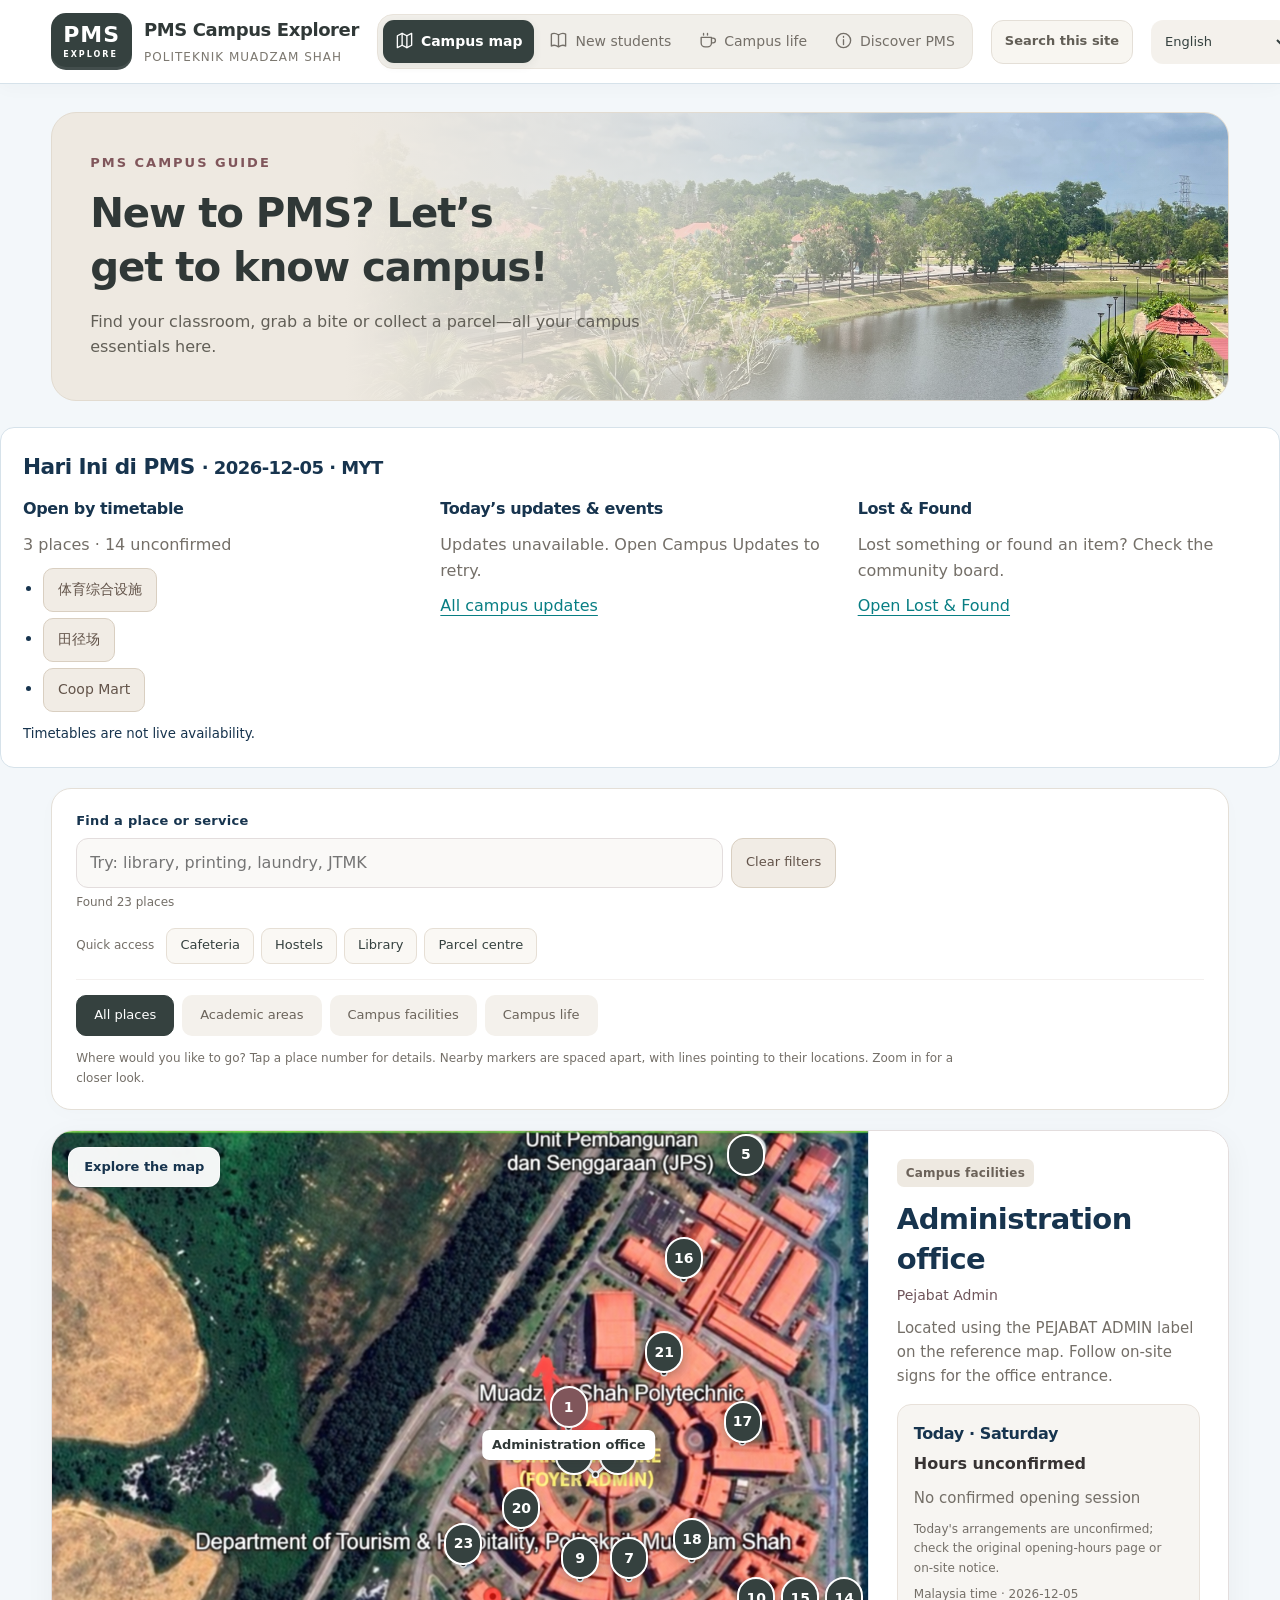
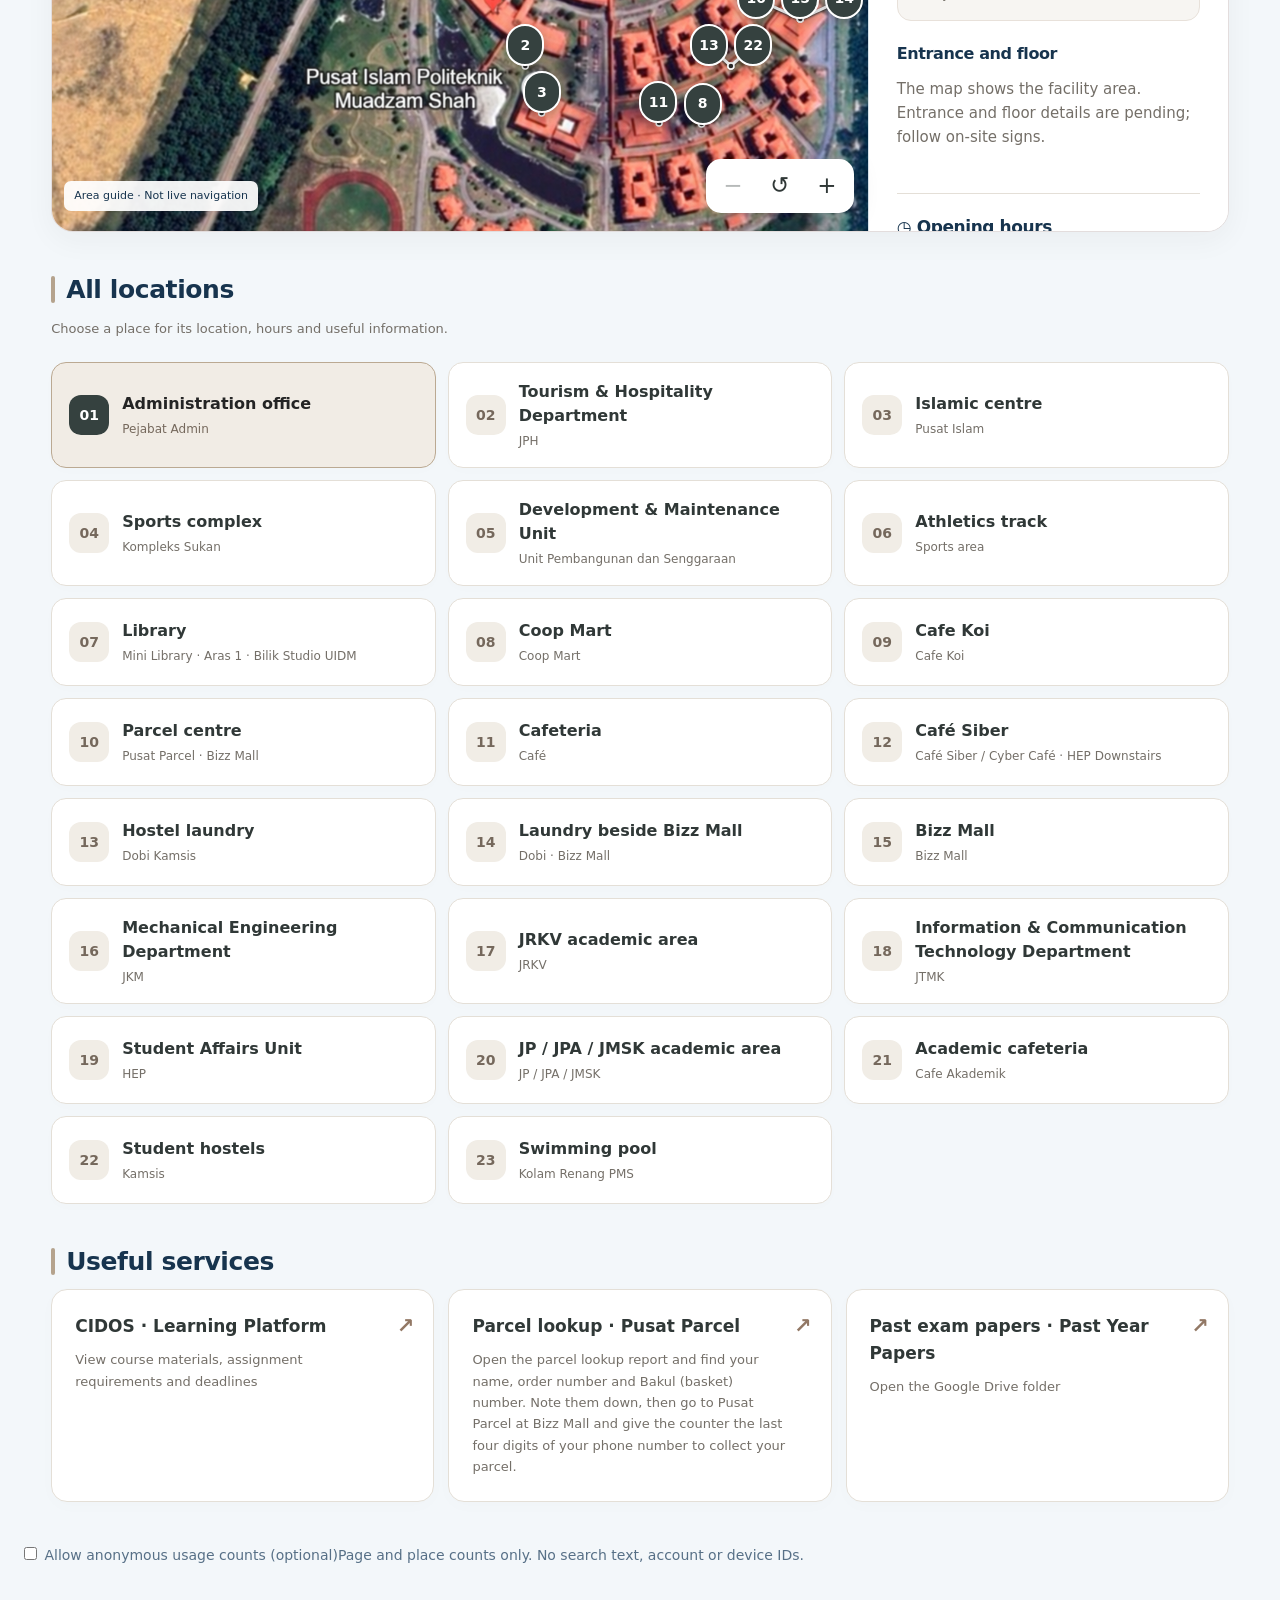
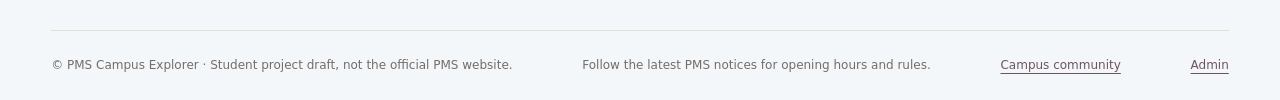
<file: index.html>
<!doctype html><html lang="zh-CN"><head><meta charset="utf-8"><meta name="viewport" content="width=device-width,initial-scale=1"><title>PMS 校园探索 — 新生指南</title><meta name="description" content="Politeknik Muadzam Shah 中文校园地图与新生指南。"><link rel="icon" href="data:image/svg+xml,%3Csvg xmlns='http://www.w3.org/2000/svg' viewBox='0 0 32 32'%3E%3Crect width='32' height='32' rx='9' fill='%2335413f'/%3E%3Cpath d='M8 23V9h9a5 5 0 010 10h-5' fill='none' stroke='white' stroke-width='3'/%3E%3C/svg%3E"><link rel="stylesheet" href="theme.css"><link rel="stylesheet" href="redesign.css"><link rel="manifest" href="manifest.webmanifest"><link rel="apple-touch-icon" href="icons/pms-192.png"><meta name="theme-color" content="#15334d"><link rel="stylesheet" href="polish.css"><link rel="stylesheet" href="navigation.css?v=1.6">
</head><body><a class="skip-link" href="#main-content">跳到主要内容</a><header><div class="brand"><div class="logo">PMS<span>EXPLORE</span></div><div><b>PMS 校园探索</b><small>POLITEKNIK MUADZAM SHAH</small></div></div><nav aria-label="主要导航"><button class="active" data-page="explore" aria-current="page"><svg class="nav-icon" viewBox="0 0 24 24" fill="none" stroke="currentColor" stroke-width="1.7" stroke-linecap="round" stroke-linejoin="round" aria-hidden="true"><path d="m3 6 6-3 6 3 6-3v15l-6 3-6-3-6 3Z"/><path d="M9 3v15M15 6v15"/></svg>校园地图</button><button data-page="guide"><svg class="nav-icon" viewBox="0 0 24 24" fill="none" stroke="currentColor" stroke-width="1.7" stroke-linecap="round" stroke-linejoin="round" aria-hidden="true"><path d="M12 5C8 2 4 3 3 4v15c3-2 6-1 9 1 3-2 6-3 9-1V4c-3-2-6-1-9 1Zm0 0v15"/></svg>新生指南</button><button data-page="life"><svg class="nav-icon" viewBox="0 0 24 24" fill="none" stroke="currentColor" stroke-width="1.7" stroke-linecap="round" stroke-linejoin="round" aria-hidden="true"><path d="M4 8h13v7a5 5 0 0 1-5 5H9a5 5 0 0 1-5-5ZM17 9h2a3 3 0 0 1 0 6h-2M7 3v2M12 3v2"/></svg>校园生活</button><button data-page="about"><svg class="nav-icon" viewBox="0 0 24 24" fill="none" stroke="currentColor" stroke-width="1.7" stroke-linecap="round" stroke-linejoin="round" aria-hidden="true"><circle cx="12" cy="12" r="9"/><path d="M12 11v6M12 7v1"/></svg>认识 PMS</button></nav><label class="language-control"><span class="sr-only">语言 / Language / Bahasa</span><select id="language-select" aria-label="语言 / Language / Bahasa"><option value="en" selected>English</option><option value="zh">中文</option><option value="ms">Bahasa Melayu</option></select></label></header><main id="main-content"><section id="explore" class="page active"><div class="intro"><div><div class="eyebrow">PMS CAMPUS GUIDE</div><h1>刚来 PMS？带你认一认校园！</h1><p>找课室、找吃的、拿包裹，校园大小事这里看。</p></div><span class="eyebrow">MUADZAM SHAH · PAHANG</span></div><div class="map-tools"><div class="quick-places" aria-label="常用地点"><span>常用地点</span><button data-quick="食堂">食堂</button><button data-quick="学生宿舍区">宿舍</button><button data-quick="图书馆">图书馆</button><button data-quick="包裹中心">包裹中心</button></div><div class="searchbar"><label for="place-search">找地点或服务</label><div><input id="place-search" type="search" placeholder="例如：图书馆、打印、洗衣、JTMK" autocomplete="off"><button id="clear-search" type="button">清除筛选</button></div><span id="search-count" role="status"></span></div><div class="selectrow" aria-label="地点分类"><button class="active" data-filter="all">全部地点</button><button data-filter="教学区域">教学区域</button><button data-filter="校园设施">校园设施</button><button data-filter="校园生活">校园生活</button></div><p class="maphelp">想去哪里？点击地图上的地点编号就能查看详情。地点较近时会分开放，细线连接对应位置；也可以放大地图慢慢看。</p></div><div class="maplayout"><div class="map"><div class="maplabel">探索地图</div><div class="mapviewport" id="mapviewport"><div class="canvas" id="canvas"><img class="campus-image" src="campus-map-clean.png" alt="PMS 校园卫星地图，已清理黄色路线箭头"><div id="pins"></div></div></div><div class="legend">区域示意 · 非实时导航</div><div class="zoom"><button id="minus" aria-label="缩小">−</button><button id="reset" aria-label="还原比例">↺</button><button id="plus" aria-label="放大">+</button></div></div><aside class="side" id="detail" aria-live="polite"></aside></div><h2 class="sectiontitle">地点一览</h2><p class="source-note">选择一个地点，查看位置、开放时间和实用资讯。</p><div class="directory" id="directory" aria-label="校园地点列表"></div><h2 class="sectiontitle">常用服务</h2><div class="resourcebar"><a href="https://polycc.cidos.edu.my/" target="_blank" rel="noopener noreferrer">CIDOS · 学习平台<small>查看课程资料、作业要求与截止日期</small></a><a href="https://datastudio.google.com/reporting/deb24628-453a-47b0-ab08-ba9ecd11f483/page/cwv3C" target="_blank" rel="noopener noreferrer">包裹查询 · Pusat Parcel<small>打开包裹查询报表，找到自己的姓名、订单编号和 Bakul（篮子）号；记录后前往 Bizz Mall 的 Pusat Parcel，向柜台报手机号码最后四位领取包裹。</small></a><a href="https://drive.google.com/drive/folders/1A4c5a6CFvhPxrKgaGEKQq7LqVCpbeLjy" target="_blank" rel="noopener noreferrer">历年考题 · Past Year Papers<small>打开 Google Drive 资料文件夹</small></a></div></section><section id="guide" class="page"><div class="intro"><div><div class="eyebrow">从这里开始</div><h1>你好，新同学。</h1><p>以下为一般准备建议；具体要求以当届学校报到通知为准。</p></div></div><div class="guide-layout"><aside class="guide-sidebar"><p class="guide-nav-label">新生指南快捷目录</p><nav class="guide-tools guide-contents" aria-label="新生指南快捷目录"><a href="#guide-preparation"><span class="guide-nav-number" aria-hidden="true">01</span><span>报到准备</span></a><a href="#guide-hostel"><span class="guide-nav-number" aria-hidden="true">02</span><span>宿舍生活</span></a><a href="#guide-digital"><span class="guide-nav-number" aria-hidden="true">03</span><span>网络与系统</span></a><a href="#guide-clubs"><span class="guide-nav-number" aria-hidden="true">04</span><span>学会与学生组织</span></a><a href="#guide-support"><span class="guide-nav-number" aria-hidden="true">05</span><span>联络与求助</span></a></nav></aside><div class="guide-content"><section class="guide-chapter" id="guide-preparation"><div class="guide-chapter-heading"><span aria-hidden="true">01</span><h2>报到准备</h2></div><div class="articles"><article class="article"><span class="big">01</span><h2>报到前的准备</h2><ul><li>查看录取通知书，确认报到日期。</li><li>按校方清单准备所需文件。</li><li>提前安排交通及住宿。</li></ul></article><article class="article"><span class="big">02</span><h2>报到当天</h2><ul><li>按报到通知指定的时间和地点办理手续。</li><li>保存相关负责人的联络方式。</li><li>认识所属科系及基本校园设施。</li></ul></article><article class="article"><span class="big">03</span><h2>适应校园生活</h2><ul><li>查看课表与新生说明会安排。</li><li>阅读学校正式的校园及宿舍条例。</li><li>认识同学、讲师及校内求助渠道。</li></ul></article></div><section class="guide-block" id="arrival-route"><h3>报到当天，先去哪里？</h3><ol class="arrival-steps"><li>从校门进入校园。</li><li>前往 Bizz Mall 报到、交资料及领取宿舍钥匙。</li><li>确认自己的 Block 与房号，再前往宿舍。</li></ol><p class="detail-source">学长姐经验分享 · 具体安排请留意校方官方群通知。</p></section><section class="guide-block" id="orientation-clothes"><h3>迎新服装，记得提前准备</h3><p><strong>至少准备两套白色衬衫，迎新活动时需要穿。</strong></p></section><section class="guide-block" id="checklist"><h3>我的新生报到清单</h3><p>一般准备建议，具体文件及住宿要求以当届报到通知为准。勾选只保存在这台设备的浏览器中。</p><div id="check-progress" role="status"></div><div id="check-items" class="check-grid"></div><p id="storage-note"></p><button class="soft-button" id="reset-checklist">重置清单</button></section></section><section class="guide-chapter" id="guide-hostel"><div class="guide-chapter-heading"><span aria-hidden="true">02</span><h2>宿舍生活</h2></div><section class="guide-block" id="hostel-blocks"><h3>宿舍分区 · Kamsis</h3><p><strong>男生宿舍：Block 1–5。女生宿舍：Block A–E。</strong></p><p>报到时先确认自己的 Block 和房号，再跟着现场标示找宿舍。地图目前标示宿舍区域，尚未逐栋定位。</p><h4>想带摩托或汽车来学校？</h4><p>可通过 SPMP 或到 HEP 申请：Sem 2 起可申请带摩托，Sem 3 起可申请带汽车。先完成申请并确认获批，再按学校要求停放。</p><h4>校外停车场</h4><p>不论 Sem 几，也可选择把车停在校外停车场。但那里没有监管，车辆与财物需要自行看顾；这不等于获准把车带进校园。</p><p class="detail-source">资料由同学于 2026年10月3日补充；车辆申请条件与批准安排以 HEP 最新通知为准。</p></section><section class="guide-block" id="hostel-facilities"><h3>宿舍设施与生活空间</h3><div class="hostel-tips"><article><h4>插座与储物</h4><p>每个插座位置只有一个插口；房间设有双开门大衣橱。</p></article><article><h4>男生宿舍饮水机</h4><p>Block 1／Block 2 区域与 Block 3／Block 4 区域各有一台饮水机。</p></article><article><h4>楼层与晾衣区</h4><p>宿舍楼层为 G 楼至 4 楼。G 楼的晾衣区在左右两侧的中间位置；1–4 楼的晾衣区在门口就能看到。</p></article></div><p class="detail-source">学长姐经验分享 · 具体安排请留意校方官方群通知。</p></section><section class="guide-block" id="hostel-living"><h3>入住前，学长姐的小提醒</h3><div class="hostel-tips"><article><h4>宿舍入住检查</h4><p>入住时先检查灯、风扇、门锁、水管和衣橱。发现损坏先拍照，再找 Felo 老师或负责的学长姐，并说明 Block、房号和损坏情况。</p></article><article><h4>房间设备坏了怎么办？</h4><p>迎新期间，如果房间的灯、风扇、水管、门锁等设备损坏，可以找 Felo 老师或负责的学长姐协助。说明 Block、房号和损坏情况，方便他们跟进。</p></article><article><h4>房间与厕所</h4><p>宿舍有二人房和四人房。每层有两大间共用厕所，每间内至少有三个厕所隔间和三个冲凉房。</p></article><article><h4>打扫用品记得自己带</h4><p>记得带扫把、垃圾桶、垃圾袋和其他打扫用品，学校通常不提供。可以先和室友商量哪些用品一起准备。</p></article><article><h4>不舒服，联系 Felo-on-call</h4><p>生病时请致电当天值班的 Felo-on-call，说明自己的 Block、房号和情况。值班电话请查看宿舍最新值班表。</p></article><article><h4>Printer 可以带</h4><p>根据同学分享，可以带 Printer，也可以在宿舍提供收费打印／复印服务；具体经营安排以宿舍管理方要求为准。</p></article><article><h4>外出记得准时回来</h4><p>根据同学提醒，超过规定／获批的外出时间回校，会被罚款和没收学生卡。出门前确认回校时间，并为等车和路程预留时间；实际处分以校方执行为准。</p></article><article><h4>睡得舒服一点</h4><p>建议自带自己习惯的枕头。</p></article></div><p class="detail-source">以上为同学于 2026年10月3日提供的住宿经验与提醒，非校方正式规章。</p></section><section class="guide-block" id="holiday-departure"><h3>放假离校前，记得申请</h3><p>放假离校需要在 SPMP 提交申请。建议在离校前 3–5 天申请，预留处理时间，避免临时出现状况。</p><a class="guide-action" href="https://spmp.pms.edu.my/" target="_blank" rel="noopener noreferrer">打开 SPMP PMS</a><p class="detail-source">学长姐经验分享 · 具体安排请留意校方官方群通知。</p></section></section><section class="guide-chapter" id="guide-digital"><div class="guide-chapter-heading"><span aria-hidden="true">03</span><h2>网络与系统</h2></div><section class="guide-block" id="campus-network"><h3>校园网络 · eduroam</h3><ol><li>开学后，先领取学校发给学生的 Microsoft 账号。</li><li>下载学校指引使用的 eduroam 配置应用。</li><li>在应用内搜索并选择 Politeknik Muadzam Shah。</li><li>使用学校提供的 Microsoft 账号登录，按提示完成设置，再连接 eduroam Wi-Fi。</li></ol><p>校园网络会限制部分网站。部分日常上网需求可使用自己的手机流量或 Hotspot；留意流量用量。</p><p>以上连接步骤由同学提供；实际使用的应用、账号格式及设置以开学后的学校指引为准。若搜不到学校或登录失败，请向学校 IT 单位确认。</p></section><section class="guide-block" id="mobile-signal"><h3>手机信号 · 学长姐经验</h3><p><strong>学长姐推荐：Digi、Yes。</strong></p><p>这是同学的使用经验；实际信号会因宿舍 Block、房间位置、手机及使用时段而异。</p><p class="detail-source">资料由同学于 2026年10月3日分享。</p></section><section class="guide-block" id="student-systems"><h3>常用学生系统入口</h3><div class="hostel-tips"><article><h4>SPMP</h4><p>i-Kamsis、课程管理、个人信息、实习（Intern／Latihan Industri）等学生事务。</p><a href="https://spmp.pms.edu.my/" target="_blank" rel="noopener noreferrer">打开 SPMP PMS</a></article><article><h4>CIDOS</h4><p>科目的 Assignment 通常会发布在这里。按讲师指示进入对应课程，查看作业要求与截止日期。</p><a href="https://polycc.cidos.edu.my/" target="_blank" rel="noopener noreferrer">打开 CIDOS</a><p>若讲师提供专用课程链接，请以该链接为准。</p></article></div></section><section class="guide-block" id="timetable-guide"><h3>第一周上课：怎么看课表？</h3><p>入学后，登录 SPMP 查看自己的课程表。请确认班级、学期和最新版本；下图仅为课表阅读示例。</p><a class="guide-action" href="https://spmp.pms.edu.my/" target="_blank" rel="noopener noreferrer">打开 SPMP PMS</a><div class="timetable-table-wrap"><table class="timetable-key"><thead><tr><th scope="col">课表标示</th><th scope="col">怎样看</th></tr></thead><tbody><tr><th scope="row"><code>DFK12345</code></th><td>课程编号的示例写法；图中的 DFK50083 就是课程编号，对应 Python Programming。</td></tr><tr><th scope="row"><code>F-MKT1</code></th><td>课室位置代码，告诉你这堂课在哪里上。</td></tr><tr><th scope="row"><code>DIT5A</code></th><td>图中示例的班级名称，请以自己的班级课表为准。</td></tr></tbody></table></div><h4>课室通常在哪里？</h4><div class="hostel-tips"><article><h4>JTMK</h4><p>MKT、MSKD1／MSKD2、MKR 等课室通常位于 JTMK 大楼。</p><button type="button" class="soft-button" data-jump="资讯与通讯科技系">在地图查看 JTMK</button></article><article><h4>JP</h4><p>BK 课室通常在 JP 区域。地图按钮会定位到 JP／JPA／JMSK 教学区域，具体课室请看现场门牌。</p><button type="button" class="soft-button" data-jump="JP / JPA / JMSK 教学区域">在地图查看 JP 区域</button></article></div><h4>PA 是谁？</h4><p>PA（Penasihat Akademik）是学业顾问老师，类似班主任，负责班级事务等。图中也有 PA 时段，请按自己班级的课表与老师安排出席。</p><figure class="location-photo timetable-photo"><a href="photos/timetable-example.jpeg" target="_blank" rel="noopener noreferrer"><img src="photos/timetable-example.jpeg" alt="课表阅读示例 · DIT5A，Sesi 1:2026/2027 · 点击放大查看" loading="lazy" decoding="async"></a><figcaption>课表阅读示例 · DIT5A，Sesi 1:2026/2027 · 点击放大查看</figcaption></figure><p class="detail-source">课表图片及课室位置说明由同学提供；实际课程、课室与 PA 安排以自己的最新课表和校方通知为准。</p></section></section><section class="guide-chapter" id="guide-clubs"><div class="guide-chapter-heading"><span aria-hidden="true">04</span><h2>学会与学生组织</h2></div><p class="clubs-intro">想参加活动、认识朋友，先看看各个学会在做什么。以下介绍及推荐来自学长姐分享，招募条件与活动安排以当届公告为准。</p><section class="guide-block" id="club-joining"><h3>学会怎么加入？</h3><p>通常在迎新会结束后 3–4 星期，官方群会公布招募时间，请记得留意消息！</p><p>大多数活跃的学会通常会安排面试；JPP 则会在指定时间举办竞选。报名、面试和竞选日期以当届公告为准。</p><p class="detail-source">学长姐经验分享 · 具体安排请留意校方官方群通知。</p></section><section class="club-category"><h3>兴趣、活动与服务</h3><div class="club-grid"><article class="club-card"><div class="club-card-top"><h4>MLC</h4></div><p class="club-fullname">Mandarin Language Club</p><p>华文学会。</p></article><article class="club-card"><div class="club-card-top"><h4>RAPI</h4></div><p class="club-fullname">Rakan Pusat Islam</p><p>协助 Pusat Islam／清真寺管理与相关事务。</p><div class="club-experience"><span>学长姐分享</span><p>华人成员较少，成员友善。</p></div></article><article class="club-card"><div class="club-card-top"><h4>Protege</h4></div><p>学生会（JPP）旗下的社团。</p></article><article class="club-card"><div class="club-card-top"><h4>Orator</h4></div><p>直属 Encik Syahmi 的社团。</p></article><article class="club-card"><div class="club-card-top"><h4>RSY</h4></div><p class="club-fullname">Rakan Siswa YADIM</p><p>规模较大的学生社团。</p><div class="club-experience"><span>学长姐分享</span><p>成员友善，容易相处。</p></div></article><article class="club-card"><div class="club-card-top"><h4>PRS</h4></div><p class="club-fullname">Pembimbing Rakan Siswa</p><p>据学长姐分享，侧重学生娱乐与活动。</p><div class="club-experience"><span>学长姐分享</span><p>成员很团结。</p></div></article><article class="club-card"><div class="club-card-top"><h4>PROSIS</h4></div><p>关注学生健康，参与体检（Medical Check-up）等相关活动。</p></article><article class="club-card"><div class="club-card-top"><h4>SRN</h4><span class="club-badge">学长姐推荐</span></div><p>面向非穆斯林学生的活动社团。</p><div class="club-experience"><span>学长姐分享</span><p>推荐加入；据同学经验，有较多获得国际活动证书（Sijil）的机会，视当届活动而定。</p></div></article><article class="club-card"><div class="club-card-top"><h4>SRM</h4><span class="club-badge">学长姐推荐</span></div><p>参与国际活动的筹办与协调。</p><div class="club-experience"><span>学长姐分享</span><p>推荐加入；据同学经验，有较多参与国际活动的机会，视当届安排而定。</p></div></article></div></section><section class="club-category"><h3>学生代表与宿舍管理</h3><div class="club-grid"><article class="club-card"><div class="club-card-top"><h4>JPP</h4><span class="club-badge">需要竞选</span></div><p class="club-fullname">Jawatankuasa Perwakilan Pelajar</p><p>学生会，需参加竞选。</p><div class="club-experience"><span>学长姐分享</span><p>学长姐个人不太推荐：工作较多、比较累，加入前先考虑课业与时间安排。</p></div></article><article class="club-card"><div class="club-card-top"><h4>JPKK</h4><span class="club-badge">需要竞选</span></div><p>宿舍管理相关学生组织，需参加竞选。</p></article></div></section><section class="club-category"><h3>科系专属社团</h3><div class="club-grid"><article class="club-card"><div class="club-card-top"><h4>Bit Byte Club（BBC）</h4></div><p class="club-fullname">JTMK</p><p>JTMK 学生专属社团，负责科系的大大小小活动。</p></article><article class="club-card"><div class="club-card-top"><h4>MESA</h4></div><p class="club-fullname">JKM</p><p>JKM 学生专属社团，负责 JKM 学生活动。</p></article></div></section><p class="updated-meta">资料更新：2026-10-03</p></section><section class="guide-chapter" id="guide-support"><div class="guide-chapter-heading"><span aria-hidden="true">05</span><h2>联络与求助</h2></div><section class="guide-block" id="contacts"><h3>常用联络方式</h3><div id="contact-list" class="contact-grid"></div></section><section class="guide-block" id="faq"><h3>新生常见问题</h3><div id="faq-list"></div></section></section></div></div></section><section id="life" class="page"><div class="intro"><div><div class="eyebrow">校园日常 · 实用资讯</div><h1>在 PMS 吃饭、购物与生活</h1><p>查找食堂、校园商店和洗衣服务，出门前确认门禁时间。</p></div></div><div class="community-entry"><span>校园社区 · PMS Community</span><h2>校园生活，听听同学怎么说。</h2><p>分享校园见闻、美景、问题和日常心情。</p><a href="community.html">进入校园社区 ↗</a></div><div class="outing-entry"><a href="#outing-guide">周末去哪？打开外出篇</a></div><div class="resourcebar"><a href="https://polycc.cidos.edu.my/" target="_blank" rel="noopener noreferrer">CIDOS · 学习平台<small>查看课程资料、作业要求与截止日期</small></a><a href="https://datastudio.google.com/reporting/deb24628-453a-47b0-ab08-ba9ecd11f483/page/cwv3C" target="_blank" rel="noopener noreferrer">包裹查询 · Pusat Parcel<small>打开包裹查询报表，找到自己的姓名、订单编号和 Bakul（篮子）号；记录后前往 Bizz Mall 的 Pusat Parcel，向柜台报手机号码最后四位领取包裹。</small></a><a href="https://drive.google.com/drive/folders/1A4c5a6CFvhPxrKgaGEKQq7LqVCpbeLjy" target="_blank" rel="noopener noreferrer">历年考题 · Past Year Papers<small>打开 Google Drive 资料文件夹</small></a></div><p class="source-note">资料由网站维护者提供，整理于 2026年10月2日，尚未向校方核实；临时调整以校方及现场通知为准。外部页面由原作者维护。</p><h2 class="sectiontitle">食堂、购物与洗衣</h2><p class="source-note">校园商店保留 Coop Mart 与 Bizz Mall。以下一般食堂资料与 Cafe Koi 分开记录；各店铺安排以现场为准。</p><div class="lifegrid" id="daily-services"></div><h2 class="sectiontitle">运动与外出</h2><div class="lifegrid"><article class="article" id="pool-guide"></article><article class="article"><span class="tag">运动与休闲</span><h2>综合运动场 · Kompleks Sukan</h2><figure class="location-photo"><a href="photos/sports-complex.jpeg" target="_blank" rel="noopener noreferrer" aria-label="查看Kompleks Sukan 体育综合设施外观完整照片（新窗口）"><img src="photos/sports-complex.jpeg" alt="Kompleks Sukan 体育综合设施外观" loading="lazy" decoding="async"></a><figcaption>Kompleks Sukan 体育综合设施外观 · 点击查看原图</figcaption></figure><figure class="location-photo"><a href="photos/athletics-track.jpeg" target="_blank" rel="noopener noreferrer" aria-label="查看田径场跑道与草地完整照片（新窗口）"><img src="photos/athletics-track.jpeg" alt="田径场跑道与草地" loading="lazy" decoding="async"></a><figcaption>田径场跑道与草地 · 点击查看原图</figcaption></figure><div class="hours"><span>每日开放时间</span><strong>08:00–19:00</strong></div><h3>运动设施</h3><p>羽毛球场、排球场、乒乓球场、跑道、篮球场和射箭场。</p><h3>现场服务</h3><ul><li>可在柜台购买饮用水。</li><li>提供运动器材租借服务，费用与借用条件请向柜台确认。</li></ul><div class="highlight">提供的指南注明：阴天禁止进行户外运动。具体停用安排请以现场工作人员指示为准。</div><p>傍晚 18:00–19:00 可欣赏夕阳，实际景色视天气而定。</p></article><article class="article"><span class="tag">外出篇</span><h2>校园门禁时间</h2><div class="hours"><span>周一至周四</span><strong>08:00–19:00</strong><span>周五至周日</span><strong>08:00–22:00</strong></div><div class="highlight">周五 12:00–14:00：提供的资料注明，因主麻日祈祷（Solat）暂停出入。</div><h3>外出必备</h3><ul><li>有领衣服及长裤。</li><li>包鞋或盖住脚部的鞋。</li><li><strong>学生卡</strong>：进出校园需交由警备处扫码。</li></ul><p>校门口设有 ATM，可按需要提款。</p></article><article class="article"><span class="tag">常用入口</span><h2>包裹与学习资料</h2><p><a href="https://datastudio.google.com/reporting/deb24628-453a-47b0-ab08-ba9ecd11f483/page/cwv3C" target="_blank" rel="noopener noreferrer">查看 Pusat Parcel 包裹查询报表</a></p><p>包裹中心位于 Bizz Mall，领取时间待补充。</p><p><a href="https://drive.google.com/drive/folders/1A4c5a6CFvhPxrKgaGEKQq7LqVCpbeLjy" target="_blank" rel="noopener noreferrer">打开历年考题文件夹</a></p><p>使用前核对科目代码、学期和年份；访问权限由资料拥有者管理。</p></article></div><section id="outing-guide" class="outing-guide" aria-labelledby="outing-title"><div class="outing-heading"><span class="tag">校外生活</span><h2 id="outing-title">外出篇 · 学长姐带你逛</h2><p>想吃点不一样的、补货或剪头发？先选一个区域，再把想去的店顺路逛完。</p></div><div class="outing-jumps"><a href="#outing-satelit">Satelit · 吃饭与剪发</a><a href="#outing-bandar">Bandar · 购物与 Pasar</a><a href="#outing-chinese-food">想吃华人餐？</a></div><div class="outing-areas"><article id="outing-satelit" class="outing-area"><span class="outing-number">01 / SATELIT</span><h3>约朋友吃饭，顺便剪个头发</h3><p>想吃快餐、买杯饮料或补日用品，可以从这一区开始。</p><iframe title="Satelit map" loading="lazy" referrerpolicy="no-referrer-when-downgrade" src="https://maps.google.com/maps?q=Marrybrown%20Muadzam%20Shah&amp;z=16&amp;output=embed"></iframe><div class="outing-places"><div class="outing-place"><h4>MIXUE</h4><p>冰淇淋、饮料；和朋友吃完饭后可以顺路看看。</p><a href="https://www.google.com/maps/search/?api=1&amp;query=MIXUE%20Muadzam%20Shah" target="_blank" rel="noopener noreferrer">打开地点地图</a></div><div class="outing-place"><h4>Marrybrown</h4><p>快餐选择 · Jalan Makmur 9，No. 3 & 5。</p><a href="https://www.google.com/maps/search/?api=1&amp;query=Marrybrown%20Muadzam%20Shah%20Jalan%20Makmur%209" target="_blank" rel="noopener noreferrer">打开地点地图</a></div><div class="outing-place"><h4>FamilyMart / ZUS Coffee</h4><p>小食、咖啡 · Jalan PMS 3 1/1，门牌分别为 27 和 25-G。</p><a href="https://www.google.com/maps/search/?api=1&amp;query=FamilyMart%20Muadzam%20Shah%20Jalan%20PMS%203%201/1" target="_blank" rel="noopener noreferrer">打开地点地图</a></div><div class="outing-place"><h4>Watsons</h4><p>补个人护理用品 · Jalan Makmur 1，No. 6 & 7。</p><a href="https://www.google.com/maps/search/?api=1&amp;query=Watsons%20Muadzam%20Shah%202%20Jalan%20Makmur%201" target="_blank" rel="noopener noreferrer">打开地点地图</a></div></div><div class="outing-tip"><b>学长姐小建议</b><p>吃饭、买东西、剪发排在同一趟，比较好安排回校时间。点餐前先看价格，交通费也记得算进预算。</p></div></article><article id="outing-bandar" class="outing-area"><span class="outing-number">02 / BANDAR</span><h3>补生活用品，星期六逛 Pasar</h3><p>要补货、去银行或逛市集，可以安排来 Bandar。</p><iframe title="Bandar map" loading="lazy" referrerpolicy="no-referrer-when-downgrade" src="https://maps.google.com/maps?q=Eco-Shop%20Muadzam%20Shah%20Jalan%20Medan%20Mewah%2011&amp;z=16&amp;output=embed"></iframe><div class="outing-places"><div class="outing-place"><h4>Eco-Shop · Bandar</h4><p>日常用品 · MM164–MM167，Jalan Medan Mewah 11。</p><a href="https://www.google.com/maps/search/?api=1&amp;query=Eco-Shop%20Muadzam%20Shah%20Jalan%20Medan%20Mewah%2011" target="_blank" rel="noopener noreferrer">打开地点地图</a></div><div class="outing-place"><h4>Watsons · Bandar</h4><p>个人护理用品 · Medan Mewah，Lot 111。</p><a href="https://www.google.com/maps/search/?api=1&amp;query=Watsons%20Muadzam%20Shah%20Lot%20111%20Medan%20Mewah" target="_blank" rel="noopener noreferrer">打开地点地图</a></div><div class="outing-place"><h4>星期六 Pasar</h4><figure class="location-photo"><a href="photos/bandar-pasar.jpeg" target="_blank" rel="noopener noreferrer"><img src="photos/bandar-pasar.jpeg" alt="Bandar 星期六 Pasar 实景" loading="lazy"></a><figcaption>Bandar 星期六 Pasar 实景</figcaption></figure><p>每个星期六，在 Bandar Eco-Shop 同一排。具体开摊和收摊时间先向当地同学确认。</p><a href="https://www.google.com/maps/search/?api=1&amp;query=Eco-Shop%20Muadzam%20Shah%20Jalan%20Medan%20Mewah%2011" target="_blank" rel="noopener noreferrer">打开地点地图</a></div></div><div class="outing-tip"><b>逛 Pasar 小提醒</b><p>带点零钱和购物袋；先问价格再买。地图指向 Eco-Shop 这一排，抵达后再找当天的摊位。</p></div></article></div><article class="outing-feature"><div><span class="tag">SATELIT</span><h3>SP Hair Salon</h3><p>Satelit 区 Eco-Shop 楼上的华人理发店。星期日休息，别白跑一趟啦。</p><dl class="outing-prices"><div><dt>男生剪发</dt><dd>RM15 起</dd></div><div><dt>女生剪发</dt><dd>RM20+，按长度</dd></div><div><dt>休息日</dt><dd>星期日</dd></div></dl><p>以上为同学提供的参考价；照片价目表列男生 RM15–28、女生 RM25–40。先说清楚只剪或洗剪，再让店家确认总价。</p><div class="outing-actions"><a href="tel:+60169296515" target="_blank" rel="noopener noreferrer">拨打理发店 · 016-929 6515</a></div></div><div class="outing-photos"><figure><a href="photos/salon-interior.jpeg" target="_blank" rel="noopener noreferrer"><img src="photos/salon-interior.jpeg" alt="店内环境" loading="lazy"></a><figcaption>店内环境</figcaption></figure><figure><a href="photos/salon-prices.jpeg" target="_blank" rel="noopener noreferrer"><img src="photos/salon-prices.jpeg" alt="查看店内价目表原图" loading="lazy"></a><figcaption>查看店内价目表原图</figcaption></figure></div></article><article id="outing-chinese-food" class="outing-feature outing-food"><div><span class="tag">华人餐 · 煮炒</span><h3>想吃煮炒，先约好时间</h3><p>煮炒时间：下午 3:00–晚上 10:00。同学提供的地点和联络号码如下，出发前可先询问当天有没有开、菜单和价格。</p><p><b>33G9+8J, 26700 Muadzam Shah, Pahang</b></p><div class="outing-actions"><a href="https://www.google.com/maps/search/?api=1&amp;query=33G9%2B8J%20Muadzam%20Shah%20Pahang" target="_blank" rel="noopener noreferrer">打开地点地图</a><a href="tel:+60163387093" target="_blank" rel="noopener noreferrer">016-338 7093</a><a href="tel:+60192323266" target="_blank" rel="noopener noreferrer">019-232 3266</a></div><p>地图记录名称为「Restoran muadzam shah 茶室包点心」。两支电话由同学提供，暂未确认分别对应哪间店；第二间餐馆的名称与定位待补充。</p></div><div class="outing-tip"><b>别扑空，也别误会价格</b><p>煮炒时段不等于整间店的营业时间。点合菜前先问份量、总价和等候时间；用餐需求也可以先向店家说明。</p></div></article><article class="outing-feature" id="outing-transport"><div><span class="tag">Grab / Taxi</span><h3>现在出门怎么去？</h3><p>目前出门可选择 Grab 或 Taxi，没有巴士服务。先确认有车接单，再安排出发；回程也记得提前约好。</p><h3>想带摩托或汽车来学校？</h3><p>可通过 SPMP 或到 HEP 申请：Sem 2 起可申请带摩托，Sem 3 起可申请带汽车。先完成申请并确认获批，再按学校要求停放。</p></div><div class="outing-tip"><h3>校外停车场</h3><p>不论 Sem 几，也可选择把车停在校外停车场。但那里没有监管，车辆与财物需要自行看顾；这不等于获准把车带进校园。</p></div><p class="detail-source">资料由同学于 2026年10月3日补充；车辆申请条件与批准安排以 HEP 最新通知为准。</p></article><div class="outing-reminders"><h3>出门前，学长姐提醒你</h3><ul><li>先和司机确认单程／来回、每人／整车的价钱，也约好回程。</li><li>带学生卡，按学校要求穿着；回程要预留时间，别把店家关门时间当成回校时间。</li><li>星期日别安排 SP Hair Salon；星期六逛 Pasar 前先确认当天是否照常摆摊。</li></ul></div><details class="outing-sources"><summary>资料来源与更新</summary><p>2026年10月3日整理。Pasar、理发店位置／休息日、参考价格及煮炒联络资料由同学提供；店名与部分地址参考以下公开页面。地图为在线地图，可打开查看更清楚的街道和路线。</p><div class="outing-actions"><a href="https://marrybrown.com/location/" target="_blank" rel="noopener noreferrer">Marrybrown</a><a href="https://www.familymart.com.my/our-stores.html" target="_blank" rel="noopener noreferrer">FamilyMart</a><a href="https://zuscoffee.com/2024/02/02/zus-coffee-muadzam-shah/" target="_blank" rel="noopener noreferrer">ZUS Coffee</a><a href="https://www.eco-shop.com.my/store-locator" target="_blank" rel="noopener noreferrer">Eco-Shop</a><a href="https://www.watsons.com.my/store/wtcmy_2164_EN" target="_blank" rel="noopener noreferrer">Watsons · Satelit</a><a href="https://www.watsons.com.my/store/wtcmy_345_EN" target="_blank" rel="noopener noreferrer">Watsons · Bandar</a><a href="https://www.waze.com/live-map/directions/my/pahang/muadzam-shah/restoran-muadzam-shah-%E8%8C%B6%E5%AE%A4%E5%8C%85%E7%82%B9%E5%BF%83?to=place.ChIJeWR89oUJzzERQo--ytdD5-o" target="_blank" rel="noopener noreferrer">Waze · Restaurant</a></div></details></section></section><section id="about" class="page"><div class="intro"><div><div class="eyebrow">认识 PMS</div><h1>在这里学习，也在这里成长。</h1><p>Politeknik Muadzam Shah · 马来西亚 · 彭亨州</p></div></div><div class="about"><img src="photos/pusat-islam.jpeg" alt="PMS 湖畔与伊斯兰中心" class="about-photo"><div class="about-copy"><div class="eyebrow">探索校园生活</div><h2>新的校园生活，从认识这里开始。</h2><p>PMS 校园探索帮助有意报读的同学和新生认识 Politeknik Muadzam Shah，从学习环境到日常设施，提前了解校园生活。</p></div></div><section class="guide-block"><h2>从学生视角认识校园</h2><p>这篇学生分享把 PMS 描绘成绿意环绕、步调较慢的校园，特别提到湖畔、跑道和傍晚景色。适合想提前感受校园日常的同学参考。</p><p class="source-note">参考学生分享文章，非官方介绍；文章标注更新于 2026年2月9日。</p><a href="https://leelianglearning.blogspot.com/2024/10/Politeknik-Muadzam-Shah-PMS-pahang.html" target="_blank" rel="noopener noreferrer">阅读原作者的 PMS 校园分享</a></section><h2 class="sectiontitle">认识科系</h2><p class="source-note">根据学校官网科系介绍整理。开办课程、入学条件与招生安排，以官方最新公告为准。</p><div class="articles"><article class="article"><h2>JTMK · 资讯与通讯科技系</h2><p>提供资讯科技文凭教育与训练，学习计算机与资讯科技领域。</p><a href="https://pms.mypolycc.edu.my/index.php/pengurusan-akademik/jabatan-akademik/jabatan-teknologi-maklumat-komunikasi" target="_blank" rel="noopener noreferrer">查看科系官网</a></article><article class="article"><h2>JKM · 机械工程系</h2><p>探索机械工程领域的学习与训练；具体课程请查看科系官网。</p><a href="https://pms.mypolycc.edu.my/index.php/pengurusan-akademik/jabatan-akademik/jabatan-kejuruteraan-mekanikal" target="_blank" rel="noopener noreferrer">查看科系官网</a></article><article class="article"><h2>JPH · 旅游与酒店管理系</h2><p>官网列有旅游管理与休闲旅游文凭课程。</p><a href="https://pms.mypolycc.edu.my/index.php/pengurusan-akademik/jabatan-akademik/jabatan-pelancongan-hospitaliti" target="_blank" rel="noopener noreferrer">查看科系官网</a></article><article class="article"><h2>JP · 商业系</h2><p>官网列有会计与商业研究文凭课程。</p><a href="https://pms.mypolycc.edu.my/index.php/pengurusan-akademik/jabatan-akademik/jabatan-perdagangan" target="_blank" rel="noopener noreferrer">查看科系官网</a></article><article class="article"><h2>JRKV · 设计与视觉传达系</h2><p>了解设计与视觉传达领域的学习方向和课程。</p><a href="https://pms.mypolycc.edu.my/index.php/pengurusan-akademik/jabatan-akademik/jabatan-rekabentuk-komunikasi-visual" target="_blank" rel="noopener noreferrer">查看科系官网</a></article><article class="article"><h2>JPA / JMSK · 基础与支持教学</h2><p>通识，以及数学、科学与计算机相关支持教学。</p><a href="https://pms.mypolycc.edu.my/index.php/pengurusan-akademik/jabatan-akademik/jabatan-matematik-sains-komputer" target="_blank" rel="noopener noreferrer">查看科系官网</a></article></div><h2 class="sectiontitle">校园实景相册 · 校园风景</h2><p class="source-note">湖边、花开，还有放学路上的晚霞。一起看看同学镜头里的 PMS，点击照片可查看大图。</p><div class="campus-gallery scenery-gallery"><figure class="location-photo"><a href="photos/campus-lake-day.jpeg" target="_blank" rel="noopener noreferrer"><img src="photos/campus-lake-day.jpeg" alt="湖畔的晴天" loading="lazy" decoding="async"></a><figcaption>湖畔的晴天</figcaption></figure><figure class="location-photo"><a href="photos/campus-lake-sunset.jpeg" target="_blank" rel="noopener noreferrer"><img src="photos/campus-lake-sunset.jpeg" alt="湖边的金色晚霞" loading="lazy" decoding="async"></a><figcaption>湖边的金色晚霞</figcaption></figure><figure class="location-photo"><a href="photos/campus-blossoms.jpeg" target="_blank" rel="noopener noreferrer"><img src="photos/campus-blossoms.jpeg" alt="花开的校园一角" loading="lazy" decoding="async"></a><figcaption>花开的校园一角</figcaption></figure><figure class="location-photo"><a href="photos/campus-reflections.jpeg" target="_blank" rel="noopener noreferrer"><img src="photos/campus-reflections.jpeg" alt="红屋顶与湖中倒影" loading="lazy" decoding="async"></a><figcaption>红屋顶与湖中倒影</figcaption></figure><figure class="location-photo"><a href="photos/campus-golden-sky.jpeg" target="_blank" rel="noopener noreferrer"><img src="photos/campus-golden-sky.jpeg" alt="抬头遇见夕阳" loading="lazy" decoding="async"></a><figcaption>抬头遇见夕阳</figcaption></figure><figure class="location-photo"><a href="photos/campus-evening-lane.jpeg" target="_blank" rel="noopener noreferrer"><img src="photos/campus-evening-lane.jpeg" alt="雨后的小路与夕阳" loading="lazy" decoding="async"></a><figcaption>雨后的小路与夕阳</figcaption></figure><figure class="location-photo"><a href="photos/campus-sports-dusk.jpeg" target="_blank" rel="noopener noreferrer"><img src="photos/campus-sports-dusk.jpeg" alt="体育馆前的粉橙天空" loading="lazy" decoding="async"></a><figcaption>体育馆前的粉橙天空</figcaption></figure></div><h2 class="sectiontitle">了解学校与申请入学</h2><div class="resourcebar"><a href="https://pms.mypolycc.edu.my/" target="_blank" rel="noopener noreferrer">PMS 官方网站<small>学校资讯及公告</small></a><a href="https://ambilan.mypolycc.edu.my/" target="_blank" rel="noopener noreferrer">PolyCC 官方招生入口<small>查看申请方式、课程与入学要求</small></a></div></section></main><dialog id="report-dialog" aria-labelledby="report-title"><form id="report-form"><div class="detail-top"><h2 id="report-title">资料反馈</h2><button type="button" id="close-report" class="soft-button">关闭</button></div><p class="feedback-contact">Feedback: <a href="mailto:liaoyanyi659@gmail.com">liaoyanyi659@gmail.com</a> · <a href="tel:+60169053032">016-905 3032</a></p><p>填写后复制或分享给网站维护者。此表单不会自动提交，也不会发送给学校。</p><label for="report-place">地点</label><select id="report-place"></select><label for="report-kind">问题类型</label><select id="report-kind"><option>营业时间有误</option><option>位置／楼层有误</option><option>条规或价格有误</option><option>补充照片或其他资料</option></select><label for="report-text">更正内容与资料来源</label><textarea id="report-text" required maxlength="2000" rows="5" placeholder="例如：柜台今天公布的新时间……（可附公开资料链接）"></textarea><button type="submit" class="soft-button">生成反馈内容</button><div id="report-result" hidden><label for="report-output">反馈内容（尚未发送）</label><textarea id="report-output" readonly rows="7"></textarea><div class="report-actions"><button id="copy-report" type="button">复制</button><button id="share-report" type="button">分享给维护者</button><button id="download-report" type="button">下载文本</button></div></div><p id="report-status" role="status"></p></form></dialog><footer><span>© PMS 校园探索 · 学生项目草稿，非 PMS 官方网站。</span><span>开放时间及使用条例以校方最新通知为准。</span><a href="community.html">校园社区 · Community</a><a href="admin.html">Admin</a></footer><script src="life-data.js"></script><script src="enhancements.js"></script><script src="map-ui.js"></script><script src="app.js"></script><script src="guide-tools.js"></script><script src="translations.js"></script><script src="site-tools.js"></script><script src="language.js"></script><script src="usability.js"></script><script src="campus-entry.js"></script><script src="forum-config.js"></script><script src="cms-public.js"></script><script src="complete.js"></script><script src="navigation.js?v=1.6"></script>
</body></html>
</file>
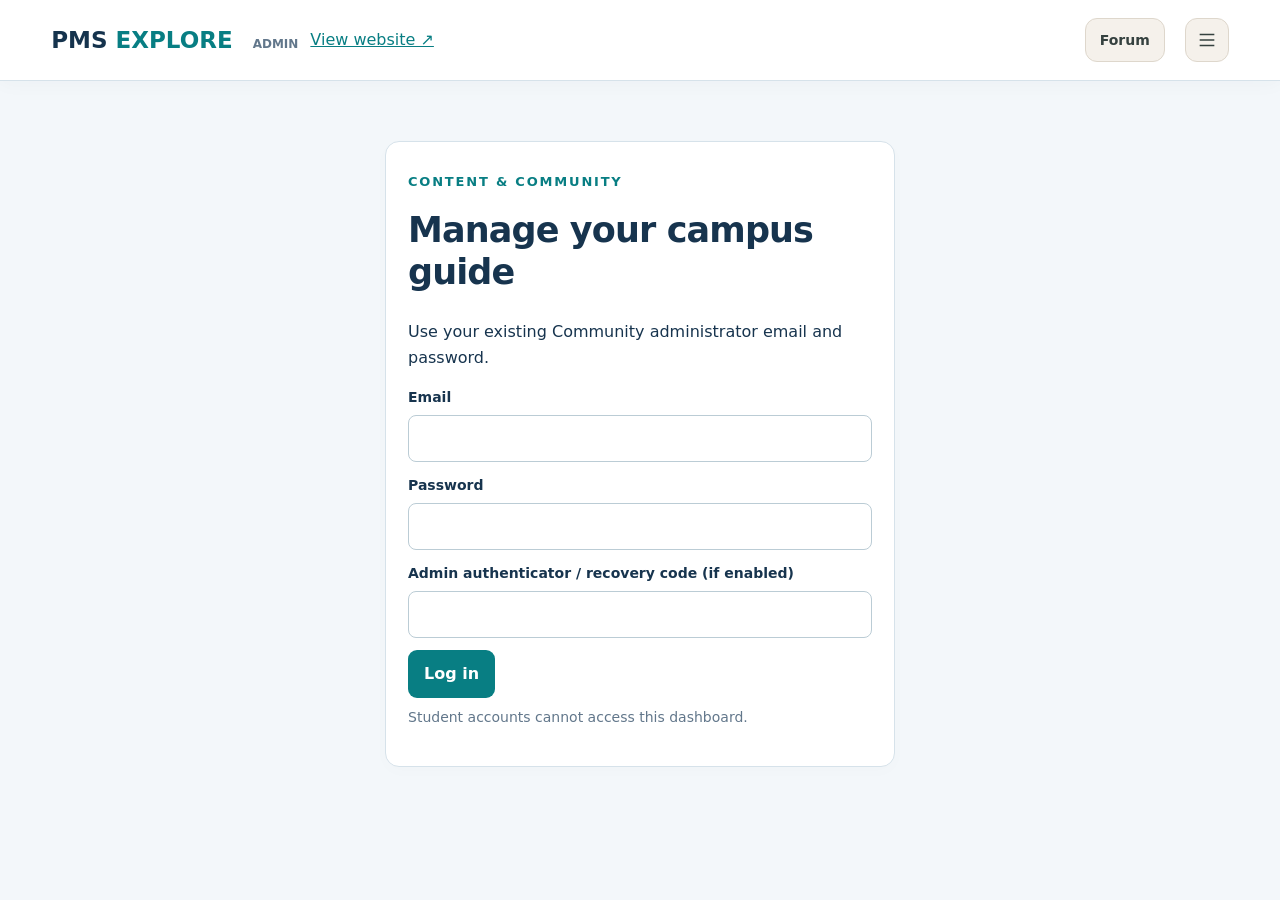
<file: admin.html>
<!doctype html>
<html lang="en"><head><meta charset="utf-8"><meta name="viewport" content="width=device-width,initial-scale=1"><meta name="theme-color" content="#15334d"><meta http-equiv="Content-Security-Policy" content="default-src 'self'; script-src 'self'; style-src 'self'; img-src 'self' https://ayamguntingqiela.com; connect-src 'self' https://ayamguntingqiela.com; object-src 'none'; base-uri 'none'; form-action 'none'"><title>PMS Explore · Admin</title><link rel="stylesheet" href="admin.css"><link rel="stylesheet" href="polish.css"><link rel="icon" type="image/svg+xml" href="icons/favicon.svg"><link rel="stylesheet" href="navigation.css?v=1.6">
</head>
<body><header><a class="brand" href="index.html">PMS <span>EXPLORE</span> <small>ADMIN</small></a><div><a href="index.html">View website ↗</a> <button id="logout" hidden>Log out</button></div></header>
<div id="notice" role="status" aria-live="polite"></div>
<main id="login-panel"><section class="login card"><p class="eyebrow">CONTENT & COMMUNITY</p><h1>Manage your campus guide</h1><p>Use your existing Community administrator email and password.</p><form id="login-form"><label>Email<input name="email" type="email" autocomplete="username" required></label><label>Password<input name="password" type="password" minlength="10" maxlength="72" autocomplete="current-password" required></label><button>Log in</button></form><p class="muted">Student accounts cannot access this dashboard.</p></section></main>
<main id="workspace" hidden><aside><p id="admin-name" class="eyebrow"></p><nav id="tabs"><button data-tab="dashboard" class="active">Overview</button><button data-tab="users">Accounts</button><button data-tab="places">Places & hours</button><button data-tab="pages">Page content</button><button data-tab="media">Photo library</button><button data-tab="forum">Forum moderation</button><button data-tab="audit">Activity log</button></nav><a class="navlink" href="campus.html">Updates & notifications ↗</a><p class="muted">Changes go live after publishing. All times use Malaysia time.</p></aside>
<div class="content"><div class="section-head"><div><p class="eyebrow">PMS EXPLORE / ADMINISTRATION</p><h1 id="section-title">Overview</h1></div><button id="refresh" class="secondary">Refresh</button></div>
<section id="dashboard" class="panel"><div id="stats" class="stats"></div><div class="card"><h2>Quick actions</h2><p>Manage announcements and send notifications from Campus Updates. Moderate posts here or open the full Community page for comments.</p><div class="actions"><a class="button" href="campus.html">Manage updates & events</a><a class="button secondary" href="community.html">Open Community</a></div><p id="push-health" class="muted"></p></div><div class="card"><h2>First-time setup</h2><p>Import the existing guide once to start editing places. Existing database entries are kept.</p><button id="import-guide" class="secondary">Import existing places</button></div></section>
<section id="users" class="panel" hidden><div class="toolbar"><input id="user-search" type="search" placeholder="Search email or nickname" aria-label="Search accounts"><button id="find-users">Search</button><button id="new-user" class="secondary">New account</button></div><div class="split"><div class="card"><div id="user-list"></div><div class="pager"><button id="users-prev" class="secondary">Previous</button><button id="users-next" class="secondary">Next</button></div></div><form id="user-form" class="card"><h2 id="user-editor-title">Account editor</h2><input name="id" type="hidden"><label>Email<input name="email" type="email" required></label><label>Nickname<input name="nickname" minlength="2" maxlength="50" required></label><label>Role<select name="role"><option value="student">Student</option><option value="admin">Administrator</option></select></label><label>Status<select name="status"><option value="active">Active</option><option value="suspended">Suspended</option></select></label><label id="new-password-label">Initial password<input name="password" type="password" minlength="10" maxlength="72" autocomplete="new-password"></label><p class="muted">Suspend an account to block access while retaining its posts. Your own administrator access is protected.</p><button>Save account</button><hr><label>New password (existing account)<input name="reset_password" type="password" minlength="10" maxlength="72" autocomplete="new-password"></label><button id="reset-password" class="secondary" type="button">Reset password & revoke sessions</button></form></div></section>
<section id="places" class="panel" hidden><div class="toolbar"><input id="place-search" type="search" placeholder="Search places" aria-label="Search places"><button data-new="place">New place</button></div><div id="place-list" class="records"></div></section>
<section id="pages" class="panel" hidden><div class="card"><h2>Page content blocks</h2><p>Add a text block to a section, or replace a supported section with a published block. Drafts stay private. Editing the website layout still requires code changes.</p><button data-new="page">New content block</button></div><div id="page-list" class="records"></div></section>
<section id="media" class="panel" hidden><form id="upload-form" class="card"><h2>Upload a photo</h2><p class="muted">JPG, PNG or WebP · maximum 4 MB and 6 million pixels. Uploaded photos are resized and re-encoded. Choose a photo in the place or page editor to use it.</p><label>Photo<input name="photo" type="file" accept="image/jpeg,image/png,image/webp" required></label><label>Caption / alternative text<input name="caption" maxlength="200" required></label><button>Upload</button></form><p class="muted">Bundled photos remain in GitHub / photos. Their paths can be selected in the place editor; this library manages newly uploaded photos.</p><div id="media-list" class="photo-grid"></div></section>
<section id="forum" class="panel" hidden><div class="toolbar"><input id="forum-search" type="search" placeholder="Search posts" aria-label="Search posts"><select id="forum-status" aria-label="Post status"><option value="">All statuses</option><option value="published">Published</option><option value="hidden">Hidden</option></select><button id="find-posts">Search</button></div><div id="forum-list" class="records"></div><div class="pager"><button id="forum-prev" class="secondary">Previous</button><button id="forum-next" class="secondary">Next</button></div><h2>Pending reports</h2><div id="report-list" class="records"></div></section>
<section id="audit" class="panel" hidden><p class="muted">Account, content and photo changes are recorded without passwords. Announcement and forum moderation actions are also recorded when logging is available.</p><div id="audit-list" class="card"></div><div class="pager"><button id="audit-prev" class="secondary">Previous</button><button id="audit-next" class="secondary">Next</button></div></section>
</div></main>
<dialog id="content-dialog"><form id="content-form"><div class="section-head"><h2 id="content-title">Content editor</h2><button id="close-editor" type="button" class="secondary">Close</button></div><input name="kind" type="hidden"><input name="revision" type="hidden"><label>Stable identifier / original place name<input name="record_key" maxlength="120" required></label><p class="muted">Existing identifiers are fixed so links and map references keep working.</p><div class="translations"><fieldset><legend>English</legend><label>Title<input name="title_en" maxlength="120"></label><label>Description<textarea name="body_en" rows="4" maxlength="8000"></textarea></label></fieldset><fieldset><legend>Bahasa Melayu</legend><label>Tajuk<input name="title_ms" maxlength="120"></label><label>Butiran<textarea name="body_ms" rows="4" maxlength="8000"></textarea></label></fieldset><fieldset><legend>中文</legend><label>标题<input name="title_zh" maxlength="120"></label><label>说明<textarea name="body_zh" rows="4" maxlength="8000"></textarea></label></fieldset></div><label>Photo<select name="media_id"><option value="">No uploaded photo</option></select></label><div id="place-fields"><label>Bundled photo<select name="photo_path"><option value="">No bundled photo</option></select></label><label>Category<select name="category"><option value="校园设施">Campus facilities</option><option value="教学区域">Academic area</option><option value="校园生活">Campus life</option></select></label><div class="row"><label>Map X (%)<input name="x" type="number" min="0" max="100" step="0.1"></label><label>Map Y (%)<input name="y" type="number" min="0" max="100" step="0.1"></label></div><label>Temporary status<select name="closure"><option value="normal">Use weekly schedule</option><option value="closed">Temporarily closed</option><option value="unknown">Hours unconfirmed</option></select></label><label><input name="custom_schedule" type="checkbox"> Manage weekly hours (otherwise retain existing hours)</label><div id="weekly-hours"></div><label>Opening note (English)<textarea name="note_en" maxlength="1000"></textarea></label><label>Nota waktu operasi (BM)<textarea name="note_ms" maxlength="1000"></textarea></label><label>营业说明（中文）<textarea name="note_zh" maxlength="1000"></textarea></label></div><div id="page-fields" hidden><label>Page section<select name="slot"></select></label><label><input name="replace" type="checkbox"> Replace this section's existing content</label><label>Sort order<input name="order" type="number" min="0" max="999" value="0"></label></div><label>Publication<select name="status"><option value="draft">Draft</option><option value="published">Published</option><option value="archived">Archived / hidden</option></select></label><p class="muted">Archived places are hidden from the public directory. An unpublished override leaves the original guide available. No HTML is accepted.</p><button>Save content</button></form></dialog>
<script src="forum-config.js"></script><script src="admin.js"></script><script src="admin-plus.js"></script><script src="complete.js"></script><script src="navigation.js?v=1.6"></script>
</body></html>
</file>
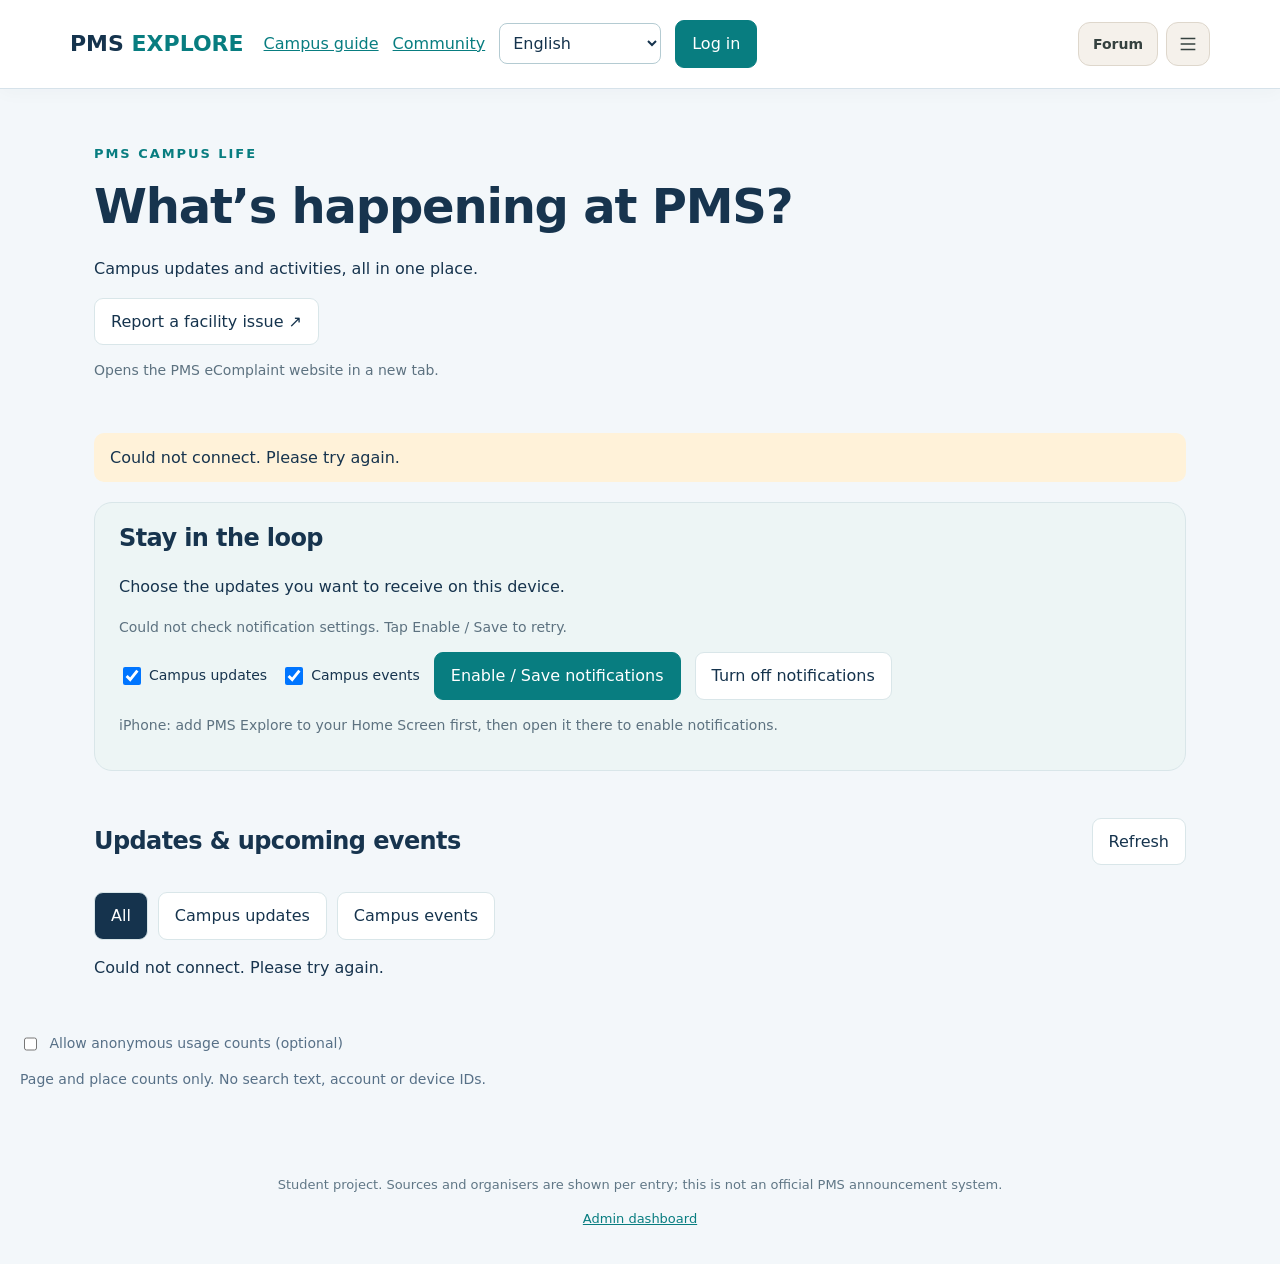
<file: campus.html>
<!doctype html>
<html lang="en">
<head><meta charset="utf-8"><meta name="viewport" content="width=device-width,initial-scale=1"><meta name="theme-color" content="#15334d">
<meta http-equiv="Content-Security-Policy" content="default-src 'self'; script-src 'self'; style-src 'self'; img-src 'self'; connect-src 'self' https://ayamguntingqiela.com; worker-src 'self'; object-src 'none'; base-uri 'none'; form-action 'none'">
<title>PMS Explore | Info & Aktiviti</title><link rel="manifest" href="manifest.webmanifest"><link rel="apple-touch-icon" href="icons/pms-192.png"><link rel="stylesheet" href="campus.css"><link rel="stylesheet" href="polish.css"><link rel="icon" type="image/svg+xml" href="icons/favicon.svg"><link rel="stylesheet" href="navigation.css?v=1.6">
</head>
<body><a href="#updates" class="skip">Skip to updates</a>
<header><a href="index.html" class="brand">PMS <span>EXPLORE</span></a><nav><a href="index.html" data-t="guide"></a><a href="community.html" data-t="forum"></a><select id="campus-language" aria-label="Language"><option value="ms">Bahasa Melayu</option><option value="en">English</option><option value="zh">中文</option></select><button id="account-button" data-t="login"></button></nav></header>
<main><section class="hero"><p class="eyebrow">PMS CAMPUS LIFE</p><h1 data-t="title"></h1><p data-t="intro"></p><a class="button secondary" href="http://app.pms.edu.my/ecomplaint/" target="_blank" rel="noopener noreferrer" data-t="aduan"></a><p class="small" data-t="external"></p></section>
<div id="message" role="status" aria-live="polite"></div>
<section class="notifications"><div><h2 data-t="notifications"></h2><p data-t="notifyIntro"></p><p id="push-status" class="small"></p></div><div class="notify-controls"><label><input type="checkbox" id="info-enabled" checked><span data-t="info"></span></label><label><input type="checkbox" id="event-enabled" checked><span data-t="event"></span></label><button id="enable-push" data-t="enable" disabled></button><button id="disable-push" class="secondary" data-t="disable"></button></div><p class="small" data-t="iphone"></p></section>
<section aria-labelledby="list-title"><div class="section-head"><h2 id="list-title" data-t="active"></h2><button id="refresh" class="secondary" data-t="refresh"></button></div><div class="tabs"><button class="selected" data-filter="all" data-t="all" aria-pressed="true"></button><button data-filter="info" data-t="info" aria-pressed="false"></button><button data-filter="event" data-t="event" aria-pressed="false"></button></div><div id="updates" class="cards" aria-live="polite"></div></section>
<section id="admin-panel" hidden><div class="section-head"><h2 data-t="admin"></h2><button id="logout" class="secondary" data-t="logout"></button></div><p class="small" data-t="adminHint"></p><div id="admin-notice" role="status"></div><div class="admin-layout"><form id="update-form"><h3 data-t="editor"></h3><input type="hidden" name="id"><label><span data-t="type"></span><select name="kind"><option value="info" data-t="info"></option><option value="event" data-t="event"></option></select></label><label><span data-t="heading"></span><input name="title" minlength="2" maxlength="120" required></label><label><span data-t="body"></span><textarea name="body" rows="6" maxlength="10000" required></textarea></label><label><span data-t="location"></span><input name="location" maxlength="120"></label><label><span data-t="source"></span><input name="source" maxlength="160"></label><label><span data-t="link"></span><input name="link" type="url" maxlength="1000" placeholder="https://"></label><div class="times"><label><span data-t="start"></span><input name="starts_at" type="datetime-local" required></label><label><span data-t="end"></span><input name="ends_at" type="datetime-local" required></label></div><label><span data-t="status"></span><select name="status"><option value="draft" data-t="draft"></option><option value="published" data-t="published"></option></select></label><p class="small" data-t="timezone"></p><div class="actions"><button type="submit" data-t="save"></button><button type="button" id="new-update" class="secondary" data-t="new"></button></div></form><div><h3 data-t="manage"></h3><div id="admin-updates"></div><h3 data-t="pushHistory"></h3><button id="test-push" class="secondary" data-t="test"></button><button id="refresh-jobs" class="secondary" data-t="refresh"></button><div id="push-jobs"></div></div></div></section>
</main><footer><p data-t="footer"></p><a href="admin.html">Admin dashboard</a></footer>
<dialog id="auth-dialog"><div class="section-head"><h2 data-t="login"></h2><button type="button" id="close-auth" class="secondary" aria-label="Close">×</button></div><form id="login-form"><label><span data-t="email"></span><input name="email" type="email" required autocomplete="email"></label><label><span data-t="password"></span><input name="password" type="password" minlength="10" maxlength="72" required autocomplete="current-password"></label><p class="small" data-t="accountHint"></p><p id="auth-error" role="alert"></p><button type="submit" data-t="login"></button></form></dialog>
<script src="forum-config.js"></script><script src="campus.js"></script><script src="complete.js"></script><script src="navigation.js?v=1.6"></script>
</body></html>
</file>
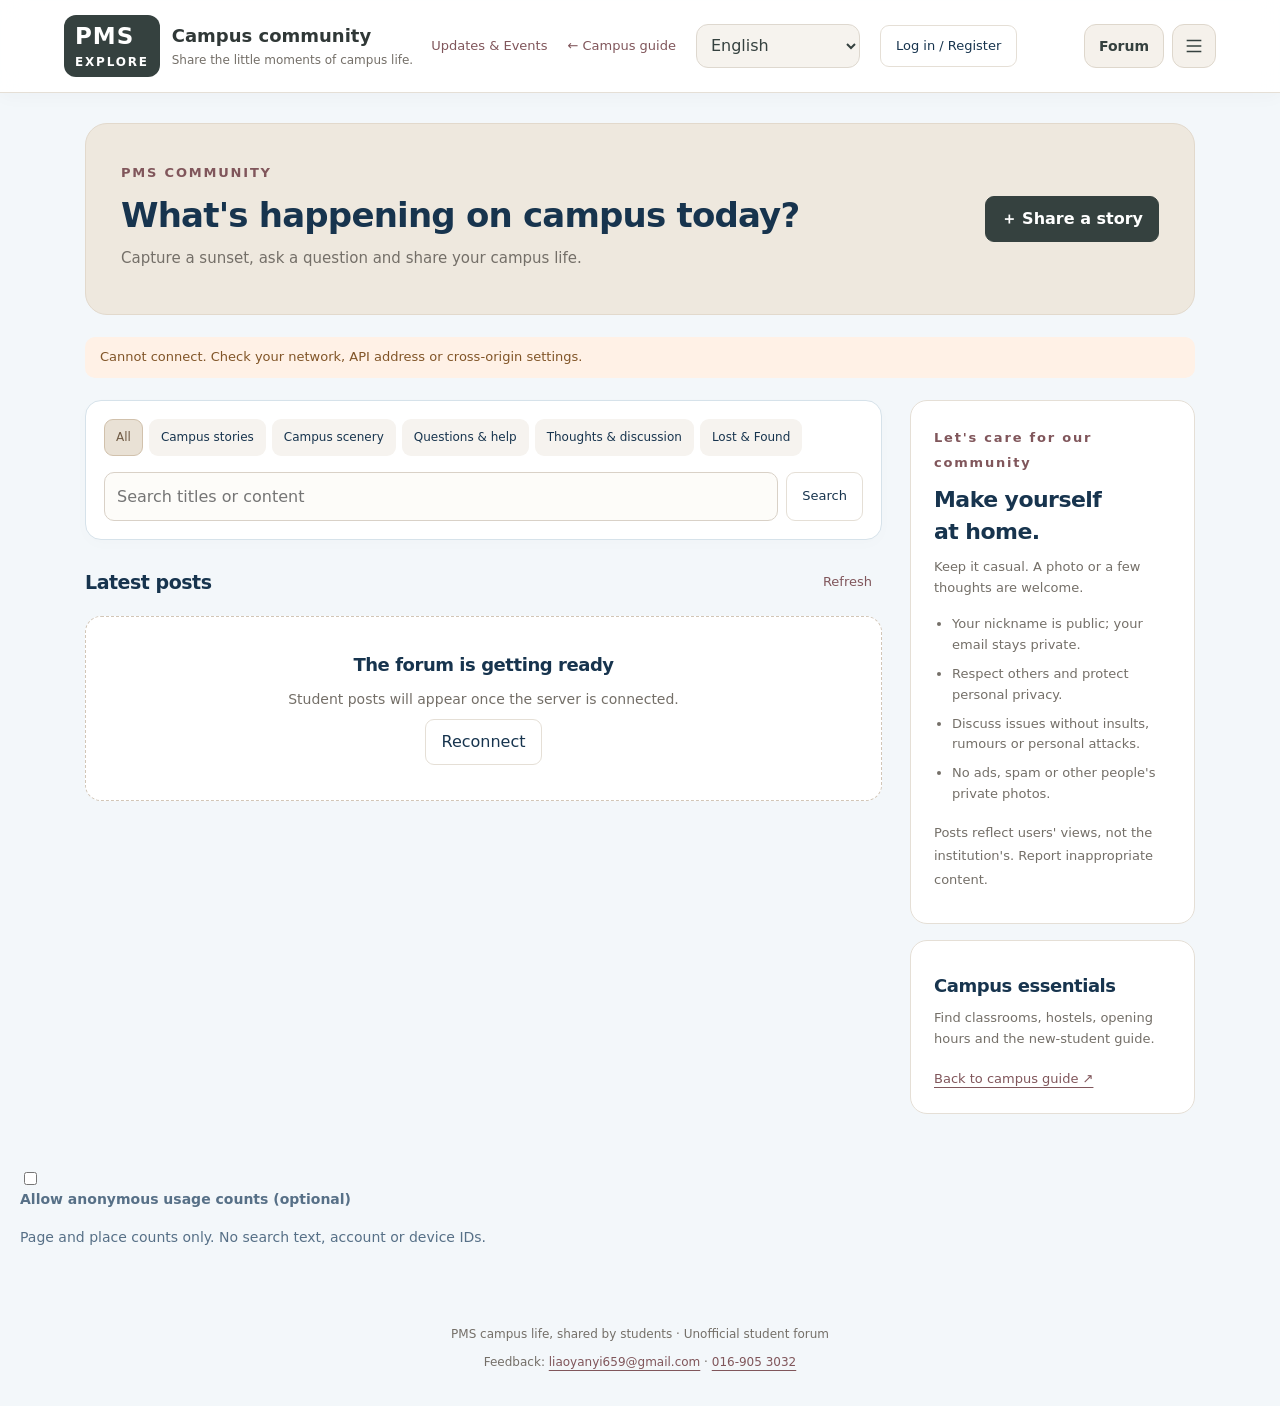
<file: community.html>
<!doctype html>
<html lang="zh-CN">
<head>
<meta charset="utf-8"><meta name="viewport" content="width=device-width,initial-scale=1">
<meta name="referrer" content="no-referrer">
<meta http-equiv="Content-Security-Policy" content="default-src 'self'; script-src 'self'; style-src 'self'; img-src 'self' https://ayamguntingqiela.com blob:; connect-src 'self' https://ayamguntingqiela.com; object-src 'none'; base-uri 'none'; form-action 'none'">
<title>校园社区 · PMS 校园探索</title>
<meta name="description" content="分享 PMS 校园见闻、美景、求助与日常。">
<link rel="stylesheet" href="forum.css">
<link rel="manifest" href="manifest.webmanifest"><link rel="apple-touch-icon" href="icons/pms-192.png"><meta name="theme-color" content="#15334d">
<link rel="stylesheet" href="polish.css"><link rel="icon" type="image/svg+xml" href="icons/favicon.svg"><link rel="stylesheet" href="navigation.css?v=1.6">
</head>
<body>
<a class="skip" href="#feed">跳到帖子</a>
<header class="topbar"><a class="brand" href="index.html"><span class="logo">PMS<small>EXPLORE</small></span><span>校园社区<small>生活里的小事，在这里分享。</small></span></a><div class="header-actions"><a href="campus.html" class="back-guide">资讯与活动</a><a href="index.html" class="back-guide">← 校园指南</a><select id="forum-language" aria-label="Language / Bahasa / 语言"><option value="en" selected>English</option><option value="zh">中文</option><option value="ms">Bahasa Melayu</option></select><button id="account-button" data-action="account">登录 / 注册</button></div></header>
<main>
<section class="hero"><div><span class="eyebrow">PMS COMMUNITY</span><h1>今天，校园有什么新鲜事？</h1><p>记录一场夕阳，问一个问题，分享你的校园日常。</p></div><button class="primary" data-action="compose">＋ 分享见闻</button></section>
<div id="connection" class="connection" role="status">正在连接校园社区…</div>
<div class="layout"><section class="main-feed" aria-label="校园帖子">
<div class="feed-tools"><div class="categories" aria-label="帖子分类"><button class="selected" data-action="category" data-category="" aria-pressed="true">全部</button><button data-action="category" data-category="campus" aria-pressed="false">校园见闻</button><button data-action="category" data-category="scenery" aria-pressed="false">校园美景</button><button data-action="category" data-category="help" aria-pressed="false">求助问答</button><button data-action="category" data-category="vent" aria-pressed="false">吐槽交流</button><button data-action="category" data-category="lost_found" aria-pressed="false">失物招领</button></div><form id="search-form"><label class="sr-only" for="search">搜索帖子</label><input id="search" type="search" maxlength="80" placeholder="搜索标题或内容"><button type="submit">搜索</button></form></div>
<div id="lf-filters" class="plus-filters" hidden data-no-translate><label>Lost / Found<select id="lf-kind"><option value="">All / Semua / 全部</option><option value="lost">Lost / Hilang / 遗失</option><option value="found">Found / Dijumpai / 捡到</option></select></label><label>Status<select id="lf-resolved"><option value="">All / Semua / 全部</option><option value="0">Open / Belum selesai / 未解决</option><option value="1">Resolved / Selesai / 已解决</option></select></label><label>Location / Lokasi<input id="lf-location" maxlength="120"></label><label>From / Dari<input id="lf-from" type="date"></label><label>Until / Hingga<input id="lf-to" type="date"></label></div><div class="feed-heading"><h2>最新分享</h2><button data-action="refresh" class="quiet">刷新</button></div>
<div id="feed" aria-live="polite" tabindex="-1"></div><button id="load-more" class="load-more" data-action="more" hidden>加载更多</button>
</section><aside class="sidebar"><section class="side-card"><span class="eyebrow">一起维护这个小社区</span><h2>欢迎来坐坐。</h2><p>不用写得很正式，一张照片、一段心情都可以。</p><ul><li>公开显示昵称，电邮不公开。</li><li>尊重他人，不公开个人隐私。</li><li>吐槽事情，避免辱骂、造谣或人身攻击。</li><li>不发布广告、垃圾信息或他人私密照片。</li></ul><p class="small">帖子属于用户分享，不代表校方。发现不合适的内容，请点击举报。</p></section><section class="side-card"><h3>校园实用资讯</h3><p>找课室、宿舍、营业时间和新生指南。</p><a class="guide-link" href="index.html">返回校园探索 ↗</a></section><section class="side-card" id="member-card" hidden></section></aside></div>
</main>
<footer>由同学分享的 PMS 校园生活 · 非校方官方论坛<p class="feedback-contact">Feedback: <a href="mailto:liaoyanyi659@gmail.com">liaoyanyi659@gmail.com</a> · <a href="tel:+60169053032">016-905 3032</a></p></footer>
<div id="toast" role="status" aria-live="polite"></div>
<dialog id="auth-dialog"><div class="dialog-head"><h2 id="auth-title">欢迎回来</h2><button type="button" data-action="close" aria-label="关闭">×</button></div><div class="auth-tabs"><button data-action="auth-tab" data-mode="login" class="selected">登录</button><button data-action="auth-tab" data-mode="register">注册</button></div><form id="auth-form"><label id="nickname-label" hidden>昵称<input name="nickname" maxlength="30" minlength="2" autocomplete="nickname"></label><label>电邮<input name="email" type="email" required maxlength="191" autocomplete="email"></label><label>密码<input name="password" type="password" minlength="10" maxlength="72" required autocomplete="current-password"></label><p class="small">密码至少 10 个字符。此版本暂未接入电邮验证和自助找回密码，请妥善保存密码；注册账号不等于通过学生身份认证。</p><p class="form-error" role="alert"></p><button class="primary full" type="submit" id="auth-submit">登录</button></form></dialog>
<dialog id="compose-dialog"><div class="dialog-head"><h2 id="compose-title">分享校园日常</h2><button type="button" data-action="close" aria-label="关闭">×</button></div><form id="compose-form"><label>分类<select name="category" required><option value="campus">校园见闻</option><option value="scenery">校园美景</option><option value="help">求助问答</option><option value="vent">吐槽交流</option><option value="lost_found">失物招领</option></select></label><fieldset id="lost-fields" hidden disabled><legend>失物资料</legend><label>类型<select name="lf_kind"><option value="lost">遗失</option><option value="found">捡到</option></select></label><label>地点<input name="lf_location" minlength="2" maxlength="120" required></label><label>日期<input name="lf_date" type="date" required></label><label><input name="lf_resolved" type="checkbox" value="1"> 已找回 / 已归还</label><p class="small">请遮住证件姓名、学号及电话号码；认领时私下核对物品特征。</p></fieldset><label>标题<input name="title" minlength="2" maxlength="120" required placeholder="一句话说说你想分享什么"></label><label>内容<textarea name="body" rows="6" maxlength="10000" required placeholder="写下你的见闻、问题或心情…"></textarea></label><label class="anonymous-option"><input type="checkbox" name="is_anonymous" value="1"> 匿名投稿</label><p class="small">匿名投稿只隐藏帖子作者名字；管理员仍可查看账号。评论不会匿名，发布后不能更改匿名选项。</p><div id="photo-input-wrap"><label>照片 · 最多 3 张<input id="photos" type="file" accept="image/jpeg,image/png,image/webp" multiple></label><p class="small">支持 JPG、PNG、WebP；上传前自动压缩。照片会公开展示，请先确认没有私人资料。</p><div id="photo-preview"></div></div><p id="edit-photo-note" class="small" hidden>编辑保留原有照片；需要更换照片时，请删除原帖后重新发布。</p><p class="form-error" role="alert"></p><button class="primary full" type="submit" id="publish-button">发布</button></form></dialog>
<dialog id="post-dialog" class="wide-dialog"><div class="dialog-head"><h2>帖子详情</h2><button type="button" data-action="close" aria-label="关闭">×</button></div><div id="post-detail"></div><section class="comments"><h3>评论</h3><div id="comments"></div><button class="quiet" id="comments-more" data-action="comments-more" hidden>更多评论</button><form id="comment-form"><label class="sr-only" for="comment-text">写评论</label><textarea id="comment-text" name="body" rows="3" maxlength="2000" required placeholder="写下你的回复…"></textarea><p class="form-error" role="alert"></p><button type="submit" class="primary">发表评论</button></form></section></dialog>
<dialog id="report-dialog"><div class="dialog-head"><h2>举报内容</h2><button type="button" data-action="close" aria-label="关闭">×</button></div><form id="report-form"><label>举报原因<textarea name="reason" rows="4" minlength="3" maxlength="1000" required placeholder="请具体说明问题，管理员会查看。"></textarea></label><p class="form-error" role="alert"></p><button type="submit" class="primary full">提交举报</button></form></dialog>
<dialog id="admin-dialog" class="wide-dialog"><div class="dialog-head"><h2>社区管理</h2><button type="button" data-action="close" aria-label="关闭">×</button></div><p class="small">举报处理和隐藏帖子仅管理员可见。隐藏后，帖子及照片不再公开提供。</p><h3>待处理举报</h3><div id="reports"></div><h3>已隐藏帖子</h3><div id="hidden-posts"></div><button id="hidden-more" data-action="hidden-more" class="quiet" hidden>更多隐藏帖子</button></dialog>
<script src="forum-i18n.js"></script><script src="forum-config.js"></script><script src="forum.js"></script>
<script src="complete.js"></script><script src="navigation.js?v=1.6"></script>
</body></html>
</file>
<file: theme.css>
:root{--ink:#292929;--green:#292929;--mint:#f3f0ee;--line:#f3f0ee;--orange:#f5b74f;--muted:#666464;--blue:#292929}*{box-sizing:border-box}html{scroll-behavior:smooth;scroll-padding-top:100px}body{margin:0;color:var(--ink);background:#faf9f7;font:16px/1.75 system-ui,"PingFang SC","Microsoft YaHei",sans-serif}button,a{font:inherit;-webkit-tap-highlight-color:transparent}button{cursor:pointer}a{color:var(--green);text-underline-offset:4px}button:focus-visible,a:focus-visible{outline:3px solid #d78217;outline-offset:4px}button{transition:background .18s,border-color .18s,box-shadow .18s}button:disabled{opacity:.35;cursor:default}.skip-link{position:fixed;top:-80px;left:20px;z-index:30;background:white;padding:12px}.skip-link:focus{top:12px}header{position:sticky;top:0;z-index:20;min-height:88px;padding:14px 4%;background:#fffffff5;border-bottom:1px solid var(--line);display:flex;align-items:center;justify-content:space-between;gap:22px;backdrop-filter:blur(16px)}.brand{display:flex;align-items:center;gap:12px}.logo{background:var(--blue);color:white;border-radius:12px;padding:7px 11px;font-size:22px;line-height:1.1;font-weight:850;letter-spacing:1px}.logo span{display:block;font-size:9px;letter-spacing:1.2px;margin-top:4px}.brand b{display:block;font-size:20px}.brand small{display:block;font-size:12px;letter-spacing:.8px;color:var(--muted)}nav{display:flex;gap:5px}nav button{border:0;background:transparent;color:var(--muted);padding:10px 17px;border-radius:10px;min-height:46px}nav button.active{color:white;background:var(--blue);font-weight:700}.draft{font-size:13px;color:var(--green);border:1px solid #e3dddd;border-radius:30px;padding:5px 12px;white-space:nowrap}main{max-width:1440px;margin:auto}.intro{margin:30px 4% 22px;display:flex;align-items:center;justify-content:space-between;gap:20px}.eyebrow{color:var(--green);font-size:12px;font-weight:750;letter-spacing:1.8px}h1{font-size:clamp(27px,3vw,38px);line-height:1.4;margin:5px 0 7px;letter-spacing:-.6px}p{color:var(--muted);margin:10px 0}.intro p{margin:0}.intro>span{font-size:12px;color:#666464}.selectrow{margin:0 4% 12px;display:flex;gap:8px;flex-wrap:wrap}.selectrow button{border:1px solid var(--line);border-radius:25px;padding:9px 20px;background:white;color:var(--muted);font-size:14px;min-height:44px}.selectrow button.active{background:var(--green);color:white;border-color:var(--green)}.maphelp{font-size:14px;margin:0 4% 15px;color:var(--muted)}.maplayout{margin:0 4% 32px;display:grid;grid-template-columns:minmax(0,1fr) 365px;gap:0;border:1px solid var(--line);border-radius:20px;overflow:hidden;background:white;box-shadow:0 12px 35px #29292909}.map{position:relative;height:700px;background:#f3f0ee;min-width:0}.maplabel{position:absolute;top:16px;left:16px;z-index:6;padding:8px 15px;background:#fffffff2;box-shadow:0 3px 12px #29292920;border-radius:10px;font-size:14px;font-weight:700;pointer-events:none}.mapviewport{position:absolute;inset:0;overflow:auto;overscroll-behavior:contain}.canvas{position:relative;width:100%}.campus-image{width:100%;height:auto;display:block}.pin{position:absolute;transform:translate(-50%,-100%);min-width:40px;height:40px;border:3px solid white;border-radius:24px;background:var(--blue);color:white;font-size:14px;font-weight:750;box-shadow:0 3px 12px #29292960;z-index:2;padding:0 7px}.pin:after{content:'';position:absolute;bottom:-8px;left:calc(50% - 5px);border:5px solid transparent;border-top-color:var(--blue);border-bottom:0}.pin.selected{background:var(--orange);color:#292929;z-index:5;box-shadow:0 0 0 5px #f5b74f40,0 3px 15px #29292940}.pin.selected:after{border-top-color:var(--orange)}.pin span{display:none;position:absolute;top:46px;left:50%;transform:translateX(-50%);width:max-content;max-width:185px;padding:5px 10px;border-radius:7px;background:#fff;color:var(--ink);font-size:13px;line-height:1.5;pointer-events:none;box-shadow:0 3px 12px #29292925}.pin.selected span,.pin:hover span,.pin:focus-visible span{display:block}.pin.shared-pin{font-size:12px}.zoom{position:absolute;right:14px;bottom:18px;display:flex;gap:3px;z-index:7;background:white;padding:4px;border-radius:12px;box-shadow:0 3px 18px #29292930}.zoom button{width:44px;height:44px;border:0;border-radius:9px;background:white;color:var(--ink);font-size:23px}.zoom button:hover{background:var(--mint)}.legend{position:absolute;left:12px;bottom:20px;font-size:12px;background:#ffffffee;padding:6px 10px;border-radius:7px;pointer-events:none}.side{padding:25px;border-left:1px solid var(--line);height:700px;overflow:auto;scrollbar-width:thin;min-width:0;background:white;scroll-margin-top:105px}.detail-top{display:flex;align-items:center;justify-content:space-between;gap:10px}.tag{display:inline-block;color:var(--green);font-size:13px;line-height:1.5;font-weight:650;padding:5px 9px;border-radius:6px;background:var(--mint)}.back-map{display:none;border:0;background:transparent;color:var(--green);font-size:14px;padding:8px}.side h2{font-size:27px;line-height:1.4;margin:12px 0 4px}.side p[lang]{font-size:14px;color:var(--green);margin-top:0}.side p,.side li{font-size:15px}.detail{margin-top:20px;padding-top:18px;border-top:1px solid var(--line)}h3{font-size:17px;margin:20px 0 8px}.detail h3:first-child{margin-top:0}.detail ul,.article ul{padding-left:20px;color:var(--muted)}li{margin:6px 0}.detail-source{font-size:12px!important;color:#666464}.note,.highlight{border-left:3px solid #dfaa45;background:#fff8e9;border-radius:0 8px 8px 0;padding:12px 14px;color:#786036;font-size:13px;line-height:1.7;margin-top:18px}.side a.external{display:inline-block;background:var(--mint);border:1px solid #e3dddd;padding:10px 13px;border-radius:8px;font-size:14px;font-weight:650;text-decoration:none;margin-top:10px}.colocated{padding:12px;background:#faf9f7;border-radius:10px;margin:16px 0}.colocated h3{font-size:14px;margin:0 0 7px}.colocated button{background:white;border:1px solid var(--line);color:var(--blue);border-radius:7px;font-size:14px;padding:8px 10px;margin:3px;min-height:42px}.sectiontitle{margin:30px 4% 10px;font-size:23px;letter-spacing:-.4px}.source-note{font-size:14px;color:var(--muted);margin:0 4% 20px;max-width:1000px}.directory{display:grid;grid-template-columns:repeat(3,minmax(0,1fr));gap:10px;margin:0 4% 32px}.directory button{display:flex;align-items:center;text-align:left;gap:13px;background:white;border:1px solid var(--line);border-radius:12px;padding:15px;color:var(--ink);min-height:85px;min-width:0}.directory button:hover{border-color:var(--green);box-shadow:0 3px 12px #29292909}.directory button[aria-pressed=true]{background:var(--blue);color:white;border-color:var(--blue)}.place-index{flex-shrink:0;background:#faf9f7;border-radius:9px;display:grid;place-items:center;width:38px;height:38px;color:var(--blue);font-size:14px;font-weight:750}.place-title{font-size:16px;font-weight:650;line-height:1.5}.place-title small{display:block;color:var(--muted);font-size:12px;font-weight:400;margin-top:4px;overflow-wrap:anywhere}.directory button[aria-pressed=true] small{color:#e3dddd}.resourcebar{margin:0 4% 30px;display:grid;grid-template-columns:repeat(3,minmax(0,1fr));gap:12px}.resourcebar a{border:1px solid #e3dddd;border-radius:12px;padding:19px 20px;color:var(--ink);background:#f3f0ee;text-decoration:none;font-weight:700}.resourcebar small{display:block;color:var(--muted);font-size:13px;font-weight:400;margin-top:4px}.resourcebar a:hover{border-color:var(--green);background:#f3f0ee}.page{display:none}.page.active{display:block;animation:appear .25s ease-out}.articles{margin:24px 4% 45px;display:grid;grid-template-columns:repeat(3,minmax(0,1fr));gap:20px}.article{background:white;border:1px solid var(--line);border-radius:17px;padding:28px;min-width:0}.article h2{font-size:23px;line-height:1.5;margin:14px 0}.article p,.article li{font-size:16px}.article .big{display:block;font-size:42px;font-weight:800;line-height:1.3;color:var(--green);letter-spacing:-2px;border-bottom:2px solid var(--mint);padding-bottom:16px}.lifegrid{margin:18px 4% 40px;display:grid;grid-template-columns:repeat(2,minmax(0,1fr));gap:20px;align-items:start}.hours{display:grid;grid-template-columns:1fr auto;gap:10px;border-block:1px solid var(--line);padding:16px 0;font-size:15px}.hours strong{color:var(--green)}.schedule{font-size:15px;margin:18px 0;background:#faf9f7;border-radius:10px;padding:3px 15px}.schedule>div{padding:11px 0;border-bottom:1px solid var(--line)}.schedule>div:last-child{border:0}.schedule dt{font-weight:650}.schedule dd{margin:3px 0 0;color:var(--green);line-height:1.7;overflow-wrap:anywhere}.location-photo{margin:18px 0}.location-photo a{display:block;background:#f3f0ee;border-radius:12px;overflow:hidden}.location-photo img{width:100%;height:auto;max-height:310px;object-fit:contain;display:block}.location-photo figcaption{font-size:12px;color:var(--muted);margin-top:5px}.about{margin:24px 4% 30px;display:grid;grid-template-columns:1.2fr 1fr;background:var(--blue);color:white;border-radius:20px;overflow:hidden}.about-photo{width:100%;height:100%;min-height:350px;object-fit:cover}.about-copy{padding:38px;align-self:center}.about h2{font-size:30px;line-height:1.5;margin:14px 0}.about p{color:#f3f0ee}.about .eyebrow{color:#aaa4a4}footer{margin:40px 4% 25px;padding-top:20px;border-top:1px solid var(--line);font-size:13px;color:var(--muted);display:flex;justify-content:space-between;gap:15px}button:hover:not(.active):not(.pin):not([aria-pressed=true]){border-color:#aaa4a4}@keyframes appear{from{opacity:.5;transform:translateY(3px)}to{opacity:1;transform:none}}@media(min-width:1500px){header{padding-inline:max(4%,calc((100vw - 1325px)/2))}}@media(max-width:1100px){.draft{display:none}.maplayout{grid-template-columns:minmax(0,1fr) 330px}.directory{grid-template-columns:repeat(2,minmax(0,1fr))}.side{padding:20px}nav button{padding:10px 12px}.legend{bottom:78px}}@media(max-width:850px){html{scroll-padding-top:85px}body{padding-bottom:calc(85px + env(safe-area-inset-bottom))}header{min-height:74px;padding:12px 5%;position:sticky}.brand b{font-size:18px}.brand small{font-size:10px}.logo{font-size:20px}nav{position:fixed;bottom:0;left:0;right:0;background:#fffffff8;backdrop-filter:blur(16px);border-top:1px solid var(--line);padding:8px 7px calc(8px + env(safe-area-inset-bottom));display:grid;grid-template-columns:repeat(4,1fr);gap:4px;box-shadow:0 -4px 20px #2929290a}header{backdrop-filter:none}nav button{padding:10px 4px;font-size:14px;min-height:48px;border-radius:10px}.intro{margin:23px 5% 18px}.intro>span{display:none}.intro p{font-size:14px}.selectrow{margin-inline:5%;gap:6px}.selectrow button{padding:8px 12px;font-size:14px}.maphelp{margin-inline:5%;font-size:13px}.maplayout{margin:0 5% 26px;display:block;border-radius:16px}.map{height:480px;height:min(62svh,570px);min-height:360px}.side{height:auto;max-height:none;border-left:0;border-top:1px solid var(--line);padding:22px;scroll-margin-top:90px}.side h2{font-size:25px}.back-map{display:block}.legend{bottom:17px;font-size:11px;max-width:45%}.zoom{right:10px;bottom:12px}.zoom button{width:40px;height:44px}.maplabel{top:12px;left:12px}.pin{height:38px;min-width:38px}.directory{grid-template-columns:1fr 1fr;margin-inline:5%;gap:8px}.directory button{padding:12px 10px;gap:8px;min-height:86px}.place-index{width:28px;height:30px;font-size:12px}.place-title{font-size:14px}.place-title small{font-size:12px}.resourcebar{grid-template-columns:1fr;margin-inline:5%;gap:8px}.resourcebar a{padding:15px 18px}.sectiontitle{margin-inline:5%;font-size:22px}.source-note{margin-inline:5%;font-size:13px}.articles,.lifegrid{grid-template-columns:1fr;margin-inline:5%;gap:16px}.article{padding:23px}.article h2{font-size:22px}.about{margin-inline:5%;grid-template-columns:1fr}.about-photo{min-height:0;height:230px}.about-copy{padding:25px}.about h2{font-size:27px}footer{margin:25px 5% 10px;display:block}footer span{display:block;margin-bottom:5px}.side .location-photo img{max-height:300px}}@media(max-width:370px){.directory{grid-template-columns:1fr}.hours{grid-template-columns:1fr}.selectrow button{padding:8px 10px}.legend{display:none}}@media(prefers-reduced-motion:reduce){html{scroll-behavior:auto}*{animation:none!important;transition:none!important}}

.nav-icon{width:19px;height:19px;vertical-align:-4px;margin-right:7px;flex-shrink:0}@media(max-width:850px){nav button{display:flex;flex-direction:column;align-items:center;justify-content:center;gap:3px;padding:6px 3px;font-size:13px}.nav-icon{width:21px;height:21px;margin:0}}
.searchbar{margin:0 4% 16px}.searchbar label{font-size:14px;font-weight:700;display:block;margin-bottom:6px}.searchbar>div{display:flex;gap:8px;max-width:760px}.searchbar input{flex:1;min-width:0}.searchbar input,dialog input,dialog select,dialog textarea{font:inherit;font-size:16px;padding:11px 13px;border:1px solid #e3dddd;border-radius:9px;background:white;color:var(--ink)}.searchbar button,.soft-button,.report-actions button{font:inherit;font-size:14px;min-height:44px;padding:9px 14px;border:1px solid #e3dddd;border-radius:9px;background:#faf9f7;color:var(--blue);cursor:pointer}.searchbar>span{display:block;font-size:13px;color:var(--muted);margin-top:5px}.today-panel{padding:16px;border:1px solid #e3dddd;background:#faf9f7;border-radius:12px;margin:16px 0}.today-panel h3{margin:0 0 4px;font-size:16px}.today-panel strong{font-size:16px;color:var(--blue)}.today-panel small{display:block;color:var(--muted);font-size:12px;margin-top:7px}.wayfinding{padding:0 0 10px}.wayfinding h3{font-size:16px}.data-meta{display:flex;align-items:center;justify-content:space-between;gap:12px;border-top:1px solid var(--line);margin-top:20px;padding-top:15px;font-size:12px;color:var(--muted)}.data-meta button{flex-shrink:0}.guide-tools{display:flex;flex-wrap:wrap;gap:10px;margin:0 4% 22px}.guide-tools a{padding:8px 16px;border-radius:20px;background:var(--mint);text-decoration:none}.guide-block{margin:25px 4% 35px;scroll-margin-top:110px}.guide-block h2{font-size:25px}.check-grid,.contact-grid{display:grid;grid-template-columns:repeat(3,minmax(0,1fr));gap:15px}.contact-grid{grid-template-columns:repeat(2,minmax(0,1fr))}.check-grid fieldset,.contact-card{border:1px solid var(--line);background:white;border-radius:13px;padding:20px;min-width:0}.check-grid legend{font-weight:700;padding:0 8px}.check-item{display:flex;gap:10px;align-items:flex-start;margin:13px 0;cursor:pointer}.check-item input{width:20px;height:20px;flex-shrink:0;margin-top:5px;accent-color:var(--green)}.check-item:has(input:checked) span{text-decoration:line-through;color:var(--muted)}#check-progress{font-weight:750;color:var(--green);margin-bottom:18px}#storage-note{font-size:13px}.contact-card h3{margin:0 0 9px}.contact-calls{display:flex;gap:8px;flex-wrap:wrap;margin:15px 0}.contact-calls a{padding:10px;border:1px solid var(--line);border-radius:8px}.contact-card small{color:var(--muted)}.faq-item{background:white;border:1px solid var(--line);padding:17px 21px;margin:10px 0;border-radius:12px}.faq-item summary{font-weight:650;cursor:pointer;min-height:30px}.empty-state{grid-column:1/-1;padding:20px;background:white;border-radius:12px}dialog{width:min(600px,calc(100% - 28px));max-height:85dvh;overflow:auto;border:1px solid var(--line);border-radius:18px;padding:24px;color:var(--ink)}dialog::backdrop{background:#29292988}dialog h2{font-size:23px;margin:0}dialog label{display:block;margin-top:13px;font-weight:650;font-size:14px}dialog select,dialog textarea{display:block;width:100%;margin:5px 0 13px}dialog p{font-size:14px}.report-actions{display:flex;flex-wrap:wrap;gap:8px}.searchbar input:focus-visible,dialog :focus-visible{outline:3px solid #dfaa45;outline-offset:2px}@media(max-width:850px){.searchbar,.guide-tools,.guide-block{margin-left:5%;margin-right:5%}.check-grid,.contact-grid{grid-template-columns:1fr}.data-meta{flex-wrap:wrap}.guide-block{scroll-margin-top:90px}dialog{padding:18px}.searchbar button{padding:9px 10px}}
.sr-only{position:absolute;width:1px;height:1px;overflow:hidden;clip-path:inset(50%)}.language-control select{font:inherit;font-size:14px;border:1px solid var(--line);border-radius:8px;padding:9px;background:white;color:var(--blue);max-width:155px}.quick-places{margin:0 4% 17px;display:flex;align-items:center;flex-wrap:wrap;gap:8px}.quick-places>span{font-size:14px;color:var(--muted);margin-right:5px}.quick-places button{border:1px solid #e3dddd;background:white;padding:8px 15px;border-radius:9px;color:var(--blue);font:inherit;font-size:14px;min-height:44px}.campus-gallery{margin:20px 4% 35px;display:grid;grid-template-columns:repeat(3,minmax(0,1fr));gap:18px}.campus-gallery .location-photo{margin:0}.campus-gallery img{height:210px;object-fit:cover}.campus-gallery figcaption{font-size:14px}html[lang=en] nav button,html[lang=ms] nav button{font-size:14px}@media(max-width:850px){header{gap:8px}.language-control select{max-width:125px;font-size:12px}.brand small{max-width:170px;letter-spacing:0;font-size:9px}.quick-places{margin-inline:5%}.campus-gallery{grid-template-columns:1fr 1fr;margin-inline:5%}.campus-gallery img{height:155px}html[lang=en] nav button,html[lang=ms] nav button{font-size:11px;line-height:1.3}.brand b{font-size:16px}}@media(max-width:370px){.campus-gallery{grid-template-columns:1fr}.brand small{display:none}.language-control select{max-width:108px}}

.pin-guides{position:absolute;inset:0;pointer-events:none;overflow:visible}.pin-guides line{stroke:#ffffff;stroke-width:3;filter:drop-shadow(0 1px 1px #292929)}.pin-guides circle{fill:#292929;stroke:white;stroke-width:1.5}.pin.place-pin{transform:translate(-50%,-50%);width:38px;min-width:38px;height:38px;padding:0;border-width:2px}.pin.place-pin:after{display:none}.pin.place-pin span{top:42px}.pin.place-pin:hover,.pin.place-pin:focus-visible{z-index:6}
.outing-entry{margin:0 4% 22px}.outing-entry a{display:block;padding:16px 20px;background:var(--blue);color:white;border-radius:12px;font-weight:700;text-decoration:none}.outing-guide{margin:32px 4% 42px;scroll-margin-top:100px}.outing-heading{max-width:760px}.outing-heading h2{font-size:clamp(27px,3vw,36px);line-height:1.4;margin:12px 0}.outing-jumps,.outing-actions{display:flex;flex-wrap:wrap;gap:10px;margin:18px 0}.outing-jumps a,.outing-actions a,.outing-place>a{display:inline-flex;align-items:center;min-height:44px;padding:8px 13px;border:1px solid #e3dddd;border-radius:9px;background:white;font-size:14px;text-decoration:none}.outing-jumps a{background:var(--mint);font-weight:700}.outing-areas{display:grid;grid-template-columns:1fr 1fr;gap:20px}.outing-area,.outing-feature{padding:24px;background:white;border:1px solid var(--line);border-radius:18px;min-width:0;scroll-margin-top:100px}.outing-number{font-size:14px;font-weight:750;letter-spacing:1.3px;color:var(--green)}.outing-area h3,.outing-feature h3,.outing-reminders h3{font-size:24px;line-height:1.5;margin:12px 0}.outing-area iframe{width:100%;height:310px;border:0;border-radius:12px;margin:12px 0;background:#f3f0ee}.outing-places{display:grid;gap:12px}.outing-place{padding:14px 0;border-bottom:1px solid var(--line)}.outing-place h4{font-size:18px;margin:0}.outing-tip{padding:17px;background:#f3f0ee;border-radius:12px;margin-top:18px}.outing-tip b{font-size:16px}.outing-tip p{margin-bottom:0}.outing-feature{display:grid;grid-template-columns:1.1fr 1fr;gap:25px;margin-top:22px}.outing-prices{margin:20px 0}.outing-prices>div{display:flex;justify-content:space-between;gap:16px;padding:10px 0;border-bottom:1px solid var(--line)}.outing-prices dd{font-weight:700;color:var(--green);margin:0}.outing-photos{display:grid;gap:16px;align-content:start}.outing-photos figure{margin:0}.outing-photos img{display:block;width:100%;max-height:320px;object-fit:contain;background:#faf9f7;border-radius:12px}.outing-photos figcaption{font-size:14px;color:var(--muted);margin-top:6px}.outing-food{grid-template-columns:1.4fr 1fr}.outing-reminders{padding:22px 26px;background:var(--blue);color:white;border-radius:18px;margin-top:22px}.outing-reminders li{margin:10px 0}.outing-sources{margin-top:20px;color:var(--muted);font-size:14px}.outing-sources summary{cursor:pointer;padding:12px 0;font-weight:700}@media(max-width:850px){.outing-guide{margin-inline:5%}.outing-entry{margin-inline:5%}.outing-areas,.outing-feature,.outing-food{grid-template-columns:1fr}.outing-area,.outing-feature{padding:20px}.outing-area iframe{height:280px}.outing-jumps a{flex:1 1 150px}.outing-reminders{padding:20px}.outing-reminders ul{padding-left:20px}.outing-prices>div{flex-wrap:wrap}}

.campus-gallery.scenery-gallery{display:block;columns:3;column-gap:20px}.scenery-gallery .location-photo{break-inside:avoid;margin:0 0 22px}.campus-gallery.scenery-gallery img{width:100%;height:auto;max-height:none;object-fit:contain}.scenery-gallery figcaption{padding:8px 2px;font-size:14px;line-height:1.6}@media(max-width:850px){.campus-gallery.scenery-gallery{columns:2;column-gap:12px}.scenery-gallery .location-photo{margin-bottom:14px}}@media(max-width:420px){.campus-gallery.scenery-gallery{columns:1}}

.hostel-tips{display:grid;grid-template-columns:repeat(2,minmax(0,1fr));gap:16px}.hostel-tips article{padding:18px;border:1px solid var(--line);border-radius:12px;background:white}.hostel-tips h3{margin:0 0 8px;font-size:19px}.hostel-tips p{margin:0}@media(max-width:700px){.hostel-tips{grid-template-columns:1fr}}
/* Guide shortcuts, opening overview and photo viewer */
.guide-contents{display:flex;flex-wrap:wrap;gap:10px;margin:24px 0}.guide-contents a{padding:12px 16px;background:#f3f0ee;border-radius:10px;text-decoration:none;color:#292929}.guide-block,.outing-feature,.outing-area{scroll-margin-top:110px}.opening-grid{display:grid;grid-template-columns:repeat(auto-fit,minmax(215px,1fr));gap:14px}.opening-card{background:#fff;border:1px solid #e3dddd;border-top:4px solid #aaa4a4;border-radius:12px;padding:18px}.opening-card.open{border-top-color:#666464}.opening-card.closed{border-top-color:#a77b39}.opening-card h3{margin:0 0 10px}.opening-card p{font-size:.9rem;line-height:1.7}.opening-card small,.updated-meta{color:#666464;font-size:.8rem}.updated-meta{margin-top:18px}.copy-button{margin:6px;font-size:.85rem}.copy-toast:not(:empty){position:fixed;z-index:1000;bottom:115px;left:50%;transform:translateX(-50%);padding:12px 25px;border-radius:30px;background:#292929;color:white}.gallery-viewer{width:min(1000px,94vw);max-height:92dvh;border:0;border-radius:18px;background:#292929;color:#fff;padding:52px 20px 20px}.gallery-viewer::backdrop{background:#292929e8}.gallery-viewer>img{display:block;max-width:100%;height:65dvh;object-fit:contain;margin:auto}.gallery-close{position:absolute;right:14px;top:8px;font-size:30px}.gallery-viewer button{background:#fff;color:#292929;border:0;border-radius:10px;min-width:44px;min-height:44px;cursor:pointer}.gallery-caption{text-align:center;margin:12px 0}.gallery-controls{display:flex;justify-content:center;align-items:center;gap:28px}.gallery-viewer button:focus-visible,.guide-contents a:focus-visible{outline:3px solid #efb951;outline-offset:3px}@media(max-width:480px){.opening-grid{grid-template-columns:1fr}.gallery-viewer{padding:52px 10px 18px}.gallery-viewer>img{height:55dvh}}
/* New-student guide: four chapters with a dedicated in-page directory. */
#guide .intro{margin-bottom:26px}
#guide .guide-layout{display:grid;grid-template-columns:220px minmax(0,1fr);gap:36px;margin:0 4% 48px;align-items:start}
#guide .guide-sidebar{position:sticky;top:110px;padding:20px 0}
#guide .guide-nav-label{font-size:14px;font-weight:700;color:var(--muted);margin:0 0 14px}
#guide nav.guide-contents{position:static;inset:auto;display:grid;grid-template-columns:1fr;gap:8px;margin:0;padding:0;border:0;background:none;box-shadow:none;backdrop-filter:none}
#guide .guide-contents a{display:flex;align-items:center;gap:12px;min-height:52px;padding:12px;border:1px solid transparent;border-radius:12px;background:transparent;color:var(--ink);font-size:16px;font-weight:600;line-height:1.5}
#guide .guide-contents a:hover,#guide .guide-contents a:focus-visible{background:white;border-color:var(--line)}
#guide .guide-nav-number{color:var(--green);font-size:13px;font-weight:750;font-variant-numeric:tabular-nums}
#guide .guide-content{min-width:0}
#guide .guide-chapter{margin:0 0 38px;scroll-margin-top:112px}
#guide .guide-chapter-heading{display:flex;align-items:center;gap:14px;padding:0 0 16px;margin-bottom:18px;border-bottom:1px solid #e3dddd}
#guide .guide-chapter-heading>span{display:grid;place-items:center;flex:0 0 38px;height:38px;background:var(--blue);color:white;border-radius:11px;font-size:14px;font-weight:750}
#guide .guide-chapter-heading h2{font-size:25px;line-height:1.4;margin:0;letter-spacing:0}
#guide .articles{margin:0 0 18px;gap:12px}
#guide .articles .article{padding:18px;border-radius:14px}
#guide .articles .big{font-size:14px;color:var(--green);font-weight:750;line-height:1}
#guide .articles h2{font-size:18px;margin:8px 0}
#guide .articles ul{padding-left:20px;margin:0;font-size:16px}
#guide .guide-block{margin:0 0 18px;padding:26px;background:white;border:1px solid var(--line);border-radius:16px;scroll-margin-top:112px;min-width:0}
#guide .guide-block>h3{font-size:21px;line-height:1.5;margin:0 0 14px}
#guide h4{font-size:17px;line-height:1.5;margin:20px 0 8px}
#guide p,#guide li{font-size:16px;line-height:1.8}
#guide .detail-source,#guide .updated-meta,#guide #storage-note{font-size:13px;line-height:1.7;color:var(--muted)}
#guide .updated-meta{padding-top:14px;margin:20px 0 0;border-top:1px solid #f3f0ee}
#guide #orientation-clothes{border-left:4px solid var(--green);background:#f3f0ee}
#guide #orientation-clothes p{margin-bottom:0}
#guide .hostel-tips{gap:0 24px}
#guide .hostel-tips article{padding:18px 0;border:0;border-bottom:1px solid #f3f0ee;border-radius:0;background:transparent}
#guide .hostel-tips h4{margin:0 0 8px}
#guide #hostel-living .hostel-tips article:first-child{grid-column:1/-1}
#guide #campus-network ol{padding-left:24px;margin:0}
#guide #campus-network li{padding:0 0 12px 6px}
#guide #campus-network li::marker{font-weight:750;color:var(--green)}
#guide #student-systems .hostel-tips article{padding:20px;border:1px solid var(--line);border-radius:12px;background:#faf9f7}
#guide #student-systems .hostel-tips{gap:14px}
#guide #student-systems a{display:inline-flex;margin-top:16px;padding:9px 16px;border-radius:9px;background:var(--blue);color:white;text-decoration:none;font-weight:650}
#guide .check-grid{grid-template-columns:1fr;gap:16px}
#guide .check-grid fieldset{padding:12px 18px;border-radius:12px;background:#faf9f7}
#guide .check-grid legend{font-size:16px}
#guide .check-item{padding:10px 0;margin:0;gap:12px;border-bottom:1px solid #f3f0ee;line-height:1.6;font-size:16px}
#guide .check-item:last-child{border-bottom:0}
#guide .check-item input{margin-top:3px}
#guide #check-progress{display:inline-block;padding:7px 13px;margin:8px 0 20px;border-radius:8px;background:var(--mint)}
#guide .contact-grid{gap:14px}
#guide .contact-card{padding:20px;background:#faf9f7}
#guide .contact-card:last-child{grid-column:1/-1}
#guide .contact-card .location-photo{max-width:540px}
#guide .contact-card h3{font-size:18px;line-height:1.5}
#guide .contact-card small{display:block;font-size:13px;line-height:1.7}
#guide .contact-card a{overflow-wrap:anywhere}
#guide .faq-item{padding:17px 0;border:0;border-bottom:1px solid var(--line);border-radius:0;margin:0}
#guide .faq-item:last-child{border-bottom:0}
#guide .faq-item summary{font-size:16px;line-height:1.6;padding-right:10px}
#guide .faq-item[open] summary{color:var(--green)}
@media(max-width:1050px){#guide .guide-layout{grid-template-columns:180px minmax(0,1fr);gap:24px}#guide .articles{grid-template-columns:1fr}#guide .articles .article{position:relative;padding-left:52px}#guide .articles .big{position:absolute;left:18px;top:25px}#guide .articles h2{margin-top:0}}
@media(max-width:850px){#guide .guide-layout{display:block;margin:0 5% 32px}#guide .intro{margin-bottom:18px}#guide .intro p{font-size:16px}#guide .guide-sidebar{position:static;padding:0;margin:0 0 30px}#guide nav.guide-contents{grid-template-columns:repeat(2,minmax(0,1fr));gap:10px}#guide .guide-contents a{background:white;border-color:var(--line);padding:13px 12px;gap:9px;min-height:56px}#guide .guide-nav-label{margin-bottom:10px}#guide .guide-block{padding:20px;margin-bottom:14px}#guide .guide-chapter{margin-bottom:30px}#guide .guide-chapter-heading h2{font-size:23px}#guide .guide-chapter-heading{margin-bottom:14px}#guide .hostel-tips,#guide .contact-grid{grid-template-columns:1fr}#guide .guide-block>h3{font-size:20px}#guide .contact-card{padding:16px}#guide .hostel-tips{gap:0}#guide .guide-chapter,#guide .guide-block{scroll-margin-top:110px}}
@media(prefers-reduced-motion:reduce){html{scroll-behavior:auto}}
/* Clubs keep senior experiences separate from activity descriptions. */
#guide .clubs-intro{margin:0 0 24px}
#guide .club-category{margin:0 0 28px}
#guide .club-category>h3{font-size:19px;margin:0 0 14px}
#guide .club-grid{display:grid;grid-template-columns:repeat(2,minmax(0,1fr));gap:14px}
#guide .club-card{display:flex;flex-direction:column;min-width:0;padding:22px;background:white;border:1px solid var(--line);border-radius:14px}
#guide .club-card-top{display:flex;align-items:flex-start;justify-content:space-between;gap:10px;flex-wrap:wrap}
#guide .club-card-top h4{font-size:21px;margin:0;line-height:1.4}
#guide .club-card .club-fullname{font-size:14px;color:var(--muted);margin:6px 0 8px;overflow-wrap:anywhere}
#guide .club-badge{padding:4px 9px;border-radius:6px;background:var(--mint);color:#292929;font-size:13px;font-weight:650}
#guide .club-experience{border-top:1px solid var(--line);padding-top:13px;margin-top:12px}
#guide .club-experience>span{color:var(--green);font-size:14px;font-weight:650}
#guide .club-experience p{margin:5px 0 0}
@media(max-width:700px){#guide .club-grid{grid-template-columns:1fr}#guide .club-card{padding:20px}}
#guide .arrival-steps{padding-left:24px;margin:0}#guide .arrival-steps li{padding:5px 0 10px 8px}#guide .arrival-steps li::marker{font-weight:750;color:var(--green)}#guide #club-joining{border-left:4px solid var(--green);background:#f3f0ee}#guide .guide-action{display:inline-flex;padding:9px 16px;margin:10px 0;border-radius:9px;background:var(--blue);color:white;text-decoration:none;font-weight:650}#guide #hostel-facilities .hostel-tips article:last-child{grid-column:1/-1}
#guide .timetable-table-wrap{overflow-x:auto;margin:20px 0;border:1px solid var(--line);border-radius:10px}#guide .timetable-key{width:100%;border-collapse:collapse;font-size:16px;text-align:left}#guide .timetable-key th,#guide .timetable-key td{padding:14px;vertical-align:top;border-bottom:1px solid var(--line)}#guide .timetable-key thead{background:#f3f0ee}#guide .timetable-key tr:last-child th,#guide .timetable-key tr:last-child td{border-bottom:0}#guide .timetable-key code{white-space:nowrap;font-size:14px}#guide .timetable-photo{max-width:760px;margin:24px auto}#guide .timetable-photo img{width:100%;height:auto;max-height:none;object-fit:contain}#guide #timetable-guide .soft-button{margin-top:14px}
/* Cross-site reading and search tools */
.global-search-button{border:1px solid var(--line);border-radius:10px;padding:10px 14px;background:#f3f0ee;color:var(--ink);font-weight:650;white-space:nowrap;min-height:44px}.global-search-dialog{width:min(680px,calc(100% - 28px));max-height:85dvh;padding:24px;border:0;border-radius:18px;color:var(--ink);box-shadow:0 24px 80px #29292933}.global-search-dialog::backdrop{background:#292929aa}.search-dialog-top{display:flex;justify-content:space-between;align-items:center;gap:12px;margin-bottom:18px}.search-dialog-top h2{font-size:24px;margin:0}.global-search-dialog label{display:block;font-size:14px;margin-bottom:8px}.global-search-dialog input{width:100%;min-width:0;font:inherit;font-size:16px;padding:13px;border:1px solid #aaa4a4;border-radius:10px;color:var(--ink);background:white}.global-search-result{width:100%;display:grid;gap:5px;padding:16px 0;border:0;border-bottom:1px solid var(--line);background:white;text-align:left;line-height:1.6;overflow-wrap:anywhere;color:var(--ink)}.global-search-result small{font-size:13px;color:var(--green)}.global-search-result strong{font-size:17px}.global-search-result>span{font-size:14px;color:var(--muted)}.global-search-result:hover{background:#faf9f7}.source-badge{display:inline-block;font-size:13px;line-height:1.5;padding:4px 9px;border-radius:6px;background:#f3f0ee;color:#292929;margin:0 0 8px}.source-badge.official{background:#faf9f7;color:#292929}.source-badge.notice{background:#fbf1dc;color:#6b4b14}.source-key{margin:0 4% 24px;font-size:14px;color:var(--muted)}.source-key summary{cursor:pointer;min-height:36px}.source-key p{max-width:820px;font-size:14px!important}.reading-details>summary{font-size:15px;color:var(--green);font-weight:650;cursor:pointer;padding:12px 0;min-height:44px}.reading-details[open]>summary{margin-bottom:8px}.reading-details{min-width:0}.offline-entry{margin-top:24px;padding:16px;background:white;border:1px solid var(--line);border-radius:12px}.offline-entry strong{font-size:16px}.offline-entry p{font-size:14px!important;line-height:1.6!important}.offline-entry button{width:100%;margin-top:8px;font-size:14px;min-height:44px}.offline-entry [role=status]{display:block;font-size:13px;color:var(--muted);margin-top:8px}.life-shortcuts{display:flex;flex-wrap:wrap;gap:10px;margin:0 4% 22px}.life-shortcuts a{display:inline-flex;align-items:center;min-height:44px;padding:9px 15px;border:1px solid var(--line);border-radius:10px;background:white;text-decoration:none}.back-to-top{position:fixed;right:20px;bottom:24px;z-index:18;background:var(--blue);color:white;border:1px solid white;border-radius:24px;padding:10px 16px;font-size:14px;box-shadow:0 5px 20px #29292933;min-height:44px}.back-to-top[hidden]{display:none}#campus-gate{margin-bottom:28px}.sectiontitle,.outing-guide{scroll-margin-top:145px}.hours-sort-note{font-size:14px;color:var(--muted)}
@media(min-width:851px) and (max-width:1250px){header{flex-wrap:wrap;gap:12px}header>nav{order:4;flex-basis:100%;justify-content:center}header>.brand{margin-right:auto}}
@media(max-width:850px){header{display:grid;grid-template-columns:minmax(0,1fr) auto;padding:10px 5%;gap:8px}.brand{min-width:0}.brand b{overflow-wrap:anywhere}.language-control{grid-column:2;grid-row:1}.global-search-button{grid-column:1/-1;grid-row:2;text-align:left;padding:8px 12px;font-size:14px;min-height:38px}header>nav{display:grid}.life-shortcuts{margin-inline:5%;display:grid;grid-template-columns:repeat(2,minmax(0,1fr))}.life-shortcuts a{font-size:15px}.back-to-top{bottom:calc(100px + env(safe-area-inset-bottom));right:14px}.source-key{margin-inline:5%}#guide .guide-chapter,#guide .guide-block,.sectiontitle,.outing-guide{scroll-margin-top:155px}#guide .guide-sidebar{display:grid;grid-template-columns:1fr}#guide .offline-entry{margin-top:14px;padding:14px;display:grid;grid-template-columns:1fr auto;gap:10px;align-items:center}#guide .offline-entry button{width:auto;margin:0;max-width:135px}#guide .offline-entry p{margin:5px 0}#guide .offline-entry [role=status]{grid-column:1/-1}#guide .offline-entry [role=status]:empty{display:none}.global-search-dialog{padding:20px}.global-search-dialog input{font-size:16px}}
@media(max-width:380px){#guide .offline-entry{grid-template-columns:1fr}#guide .offline-entry button{max-width:none;width:100%}.brand b{font-size:14px}}
.photo-location-hint{display:block;margin-top:6px;font-size:14px;line-height:1.6;color:var(--ink)}#detail{scroll-margin-top:150px}@media(min-width:851px) and (max-width:1250px){#guide .guide-sidebar{top:160px}#guide .guide-chapter,#guide .guide-block{scroll-margin-top:160px}}
</file>
<file: redesign.css>
/* PMS Explore · unified interface */
:root{--ink:#292929;--blue:#292929;--green:#292929;--mint:#f3f0ee;--muted:#666464;--line:#f3f0ee;--orange:#f4c66c;--surface:#fff;--shadow:0 8px 30px #29292910}
body{background:#faf9f7;line-height:1.75;-webkit-font-smoothing:antialiased}
main{max-width:1360px}button,input,select{font:inherit}h1,h2,h3,h4{text-wrap:balance}p,li{overflow-wrap:break-word}a,button,input,select,summary{touch-action:manipulation}a:focus-visible,button:focus-visible,summary:focus-visible,input:focus-visible,select:focus-visible{outline:3px solid #cf9531;outline-offset:4px}button:disabled{cursor:not-allowed}
header{min-height:84px;padding:13px max(4%,calc((100vw - 1252px)/2));gap:18px;background:#ffffffed;border-bottom:1px solid #f3f0ee;box-shadow:0 2px 18px #29292904}
.logo{background:var(--blue);border-radius:15px;padding:10px 12px;box-shadow:inset 0 -3px 0 #ffffff12}.logo span{font-size:8px;letter-spacing:2px}.brand{gap:12px;flex-shrink:0}.brand b{font-size:18px;letter-spacing:-.4px}.brand small{font-size:9px;letter-spacing:1px;margin-top:3px}
header>nav{background:#f3f0ee;border:1px solid #f3f0ee;padding:5px;border-radius:16px;gap:3px}header>nav button{font-size:14px;min-height:43px;padding:8px 12px;border-radius:11px;white-space:nowrap}header>nav button.active{background:white;color:var(--blue);box-shadow:0 2px 8px #29292914}.nav-icon{width:19px;height:19px}.global-search-button{background:white;border-color:var(--line);font-size:13px;font-weight:550;padding:9px 13px;border-radius:12px}.language-control select{background:#faf9f7;border-color:transparent;border-radius:12px;min-height:44px;font-size:13px;max-width:140px}
.page>.intro{position:relative;isolation:isolate;margin:28px 4% 26px;padding:40px 38px;min-height:216px;border-radius:25px;background:#f3f0ee;overflow:hidden;align-items:center;border:1px solid #f3f0ee}
.page>.intro:after{content:'';position:absolute;z-index:-1;inset:0 0 0 45%;background:linear-gradient(90deg,#f3f0ee,transparent 68%),linear-gradient(0deg,#f3f0ee22,#f3f0ee22),url('photos/campus-lake-day.jpeg') center/cover;opacity:.65}.page>.intro>div{max-width:75%}.intro h1{font-size:clamp(28px,3.15vw,43px);line-height:1.35;letter-spacing:-1.1px;margin:13px 0}.intro p{font-size:16px;max-width:620px;color:#666464}.eyebrow{font-size:11px;letter-spacing:2px;line-height:1.6}.intro>span{display:none}
#explore>.intro{background:#292929;border-color:#292929;min-height:250px;color:white}#explore>.intro:after{inset:0 0 0 25%;background:linear-gradient(90deg,#292929 5%,#292929b3 40%,#29292912),url('photos/campus-lake-day.jpeg') center 52%/cover;opacity:1}#explore>.intro p{color:#f3f0ee}#explore>.intro .eyebrow{color:#e3dddd}#guide>.intro:after{background-image:linear-gradient(90deg,#f3f0ee,transparent 75%),url('photos/campus-evening-lane.jpeg')}#life>.intro:after{background-image:linear-gradient(90deg,#f3f0ee,transparent 75%),url('photos/campus-blossoms.jpeg')}#about>.intro:after{background-image:linear-gradient(90deg,#f3f0ee,transparent 75%),url('photos/campus-reflections.jpeg')}
.map-tools{margin:0 4% 20px;padding:22px 24px 8px;background:white;border:1px solid var(--line);border-radius:20px;display:flex;flex-direction:column;box-shadow:0 4px 20px #29292904}.map-tools .searchbar{order:-1;margin:0 0 16px}.searchbar>label{font-size:13px;font-weight:700;letter-spacing:.3px}.searchbar input{background:#faf9f7;border-color:#e3dddd;border-radius:12px;min-height:48px}.searchbar button{border-radius:12px;background:#faf9f7;border-color:#f3f0ee;font-size:13px}.searchbar #search-count{font-size:12px}.map-tools .quick-places{margin:0 0 15px;gap:7px}.quick-places>span{font-size:12px}.quick-places button{border:1px solid #f3f0ee;background:#faf9f7;font-size:13px;min-height:36px;padding:5px 13px;border-radius:9px}.map-tools .selectrow{margin:0;padding-top:15px;border-top:1px solid #f3f0ee}.selectrow button{border-color:transparent;background:#faf9f7;border-radius:10px;padding:8px 17px;font-size:13px;min-height:41px}.selectrow button.active{background:var(--blue);border-color:var(--blue)}.map-tools .maphelp{margin:12px 0;font-size:12px;line-height:1.7;max-width:900px}
.maplayout{border-radius:22px;border-color:#e3dddd;box-shadow:var(--shadow);grid-template-columns:minmax(0,1fr) 360px}.maplabel{border:1px solid #ffffff88;border-radius:12px;padding:9px 15px;backdrop-filter:blur(12px);font-size:13px}.side{padding:28px;background:#fff}.side h2{font-size:29px;letter-spacing:-.6px}.side .detail{padding-top:20px;margin-top:24px}.side .tag,.tag{border-radius:7px;letter-spacing:.2px;font-size:12px;padding:5px 9px}.side .location-photo{margin-top:20px}.zoom{border-radius:15px;padding:5px;box-shadow:0 4px 24px #2929292b}.zoom button{border-radius:11px}.legend{font-size:11px;max-width:calc(100% - 180px)}.today-panel{background:#f3f0ee;border-color:#e3dddd;border-radius:14px}.note,.highlight{border-radius:0 12px 12px 0;background:#fff7e9}.location-photo img{border-radius:13px}.location-photo figcaption{font-size:12px;line-height:1.7;color:var(--muted)}
.sectiontitle{margin-top:40px;font-size:25px;line-height:1.4;padding-left:15px;position:relative}.sectiontitle:before{content:'';position:absolute;left:0;top:4px;bottom:4px;width:4px;background:#666464;border-radius:5px}.source-note{font-size:13px;line-height:1.8;margin-bottom:22px}.directory{gap:12px}.directory button{padding:17px;border-radius:15px;min-height:88px;background:white;box-shadow:0 3px 14px #29292903;transition:transform .18s,border-color .18s,box-shadow .18s}.directory .place-index{background:#f3f0ee;border-radius:12px;color:var(--green);width:40px;height:40px;font-size:14px}.directory button[aria-pressed="true"]{background:#f3f0ee;color:var(--ink);border-color:#aaa4a4}.directory button[aria-pressed="true"] .place-index{background:var(--blue);color:white}.directory button small{color:var(--muted);font-size:12px}.directory button[aria-pressed="true"] small{color:#666464}
.resourcebar{gap:14px}.resourcebar a{position:relative;padding:23px 42px 23px 23px;border:1px solid var(--line);border-radius:16px;background:white;box-shadow:0 4px 18px #29292904;font-size:17px;color:var(--ink)}.resourcebar a:after{content:'↗';position:absolute;right:19px;top:20px;color:var(--green);font-size:21px}.resourcebar small{font-size:13px;margin-top:9px;line-height:1.65;color:var(--muted)}.article,.outing-area,.outing-feature{box-shadow:0 5px 24px #29292905;border-color:var(--line);border-radius:19px}.article h2{font-size:21px;line-height:1.5}.article{padding:26px}.article p,.article li{font-size:15px;line-height:1.85}.article .hours{border-radius:12px;background:#f3f0ee;padding:16px}.article .hours strong{color:var(--green)}.soft-button,.guide-action{border-radius:10px!important}.source-badge{border-radius:6px;padding:4px 8px;font-size:11px;font-weight:600;background:#f3f0ee}.updated-meta{font-size:11px!important;color:#666464!important}.source-key{padding:12px 16px;background:#f3f0ee;border-radius:12px;font-size:12px}.source-key summary{min-height:24px}.source-key p{margin-bottom:0}
#guide .guide-layout{grid-template-columns:215px minmax(0,1fr);gap:30px}#guide .guide-sidebar{padding:18px;background:#f3f0ee;border:1px solid #f3f0ee;border-radius:18px;top:110px}#guide .guide-nav-label{font-size:12px;margin:0 9px 15px;letter-spacing:.5px}#guide .guide-contents a{padding:12px 10px;font-size:14px;gap:12px;border-radius:10px}#guide .guide-nav-number{font-size:11px;background:#f3f0ee;border-radius:6px;padding:3px 6px;color:#666464}#guide .guide-contents a:hover{background:white}#guide .offline-entry{margin-top:20px;padding:15px;border-radius:12px;border:0;box-shadow:0 3px 15px #29292904}#guide .offline-entry strong{font-size:14px}#guide .offline-entry p{font-size:12px!important}#guide .offline-entry button{font-size:12px}
#guide .guide-chapter{margin-bottom:48px}#guide .guide-chapter-heading{border:0;margin-bottom:0;padding:4px 0 20px;gap:12px}#guide .guide-chapter-heading>span{background:#f3f0ee;color:#666464;border-radius:12px;height:42px;flex-basis:42px;font-size:13px}#guide .guide-chapter-heading h2{font-size:25px}#guide .guide-block{padding:28px 30px;border-radius:18px;margin-bottom:16px;box-shadow:0 4px 22px #29292904}#guide .guide-block>h3{font-size:21px;margin-bottom:14px;letter-spacing:-.3px}#guide p,#guide li{font-size:15px;line-height:1.9}#guide .articles .article{background:#f3f0ee;border-color:#f3f0ee;box-shadow:none;border-radius:14px;padding:20px}#guide .articles h2{font-size:17px}#guide .articles ul{font-size:14px}#guide .articles .big{color:#666464}#guide #orientation-clothes,#guide #club-joining{background:#f3f0ee;border-left:3px solid #666464}
#guide .check-grid fieldset{background:#faf9f7;border-color:#f3f0ee;padding:15px 20px}#guide .check-grid legend{font-size:14px;font-weight:650;color:#666464}#guide .check-item{font-size:15px;padding:12px 0}#guide .check-item input{accent-color:var(--green);width:19px;height:19px;flex-shrink:0}#guide #student-systems .hostel-tips article,#guide .contact-card{background:#faf9f7;border-color:#f3f0ee;border-radius:14px}#guide .contact-card h3{font-size:17px}#guide .club-card{padding:24px;border-radius:17px;border-top:3px solid #aaa4a4;box-shadow:0 5px 20px #29292904}#guide .club-card-top h4{font-size:23px;letter-spacing:-.5px}#guide .club-fullname{font-size:12px}#guide .club-badge{font-size:11px;background:#f3f0ee}#guide .club-experience{margin-top:auto;padding-top:14px}#guide .club-experience>span{font-size:12px}#guide .club-category>h3{font-size:16px;color:#666464;letter-spacing:.3px;margin-bottom:15px}#guide .reading-details>summary{font-size:14px;padding:13px 0}#guide .faq-item summary{font-size:15px}#guide .updated-meta{border-top-color:#f3f0ee}.timetable-table-wrap{scrollbar-width:thin}
.life-shortcuts{gap:8px;margin-bottom:22px}.life-shortcuts a{border-radius:30px;background:white;font-size:13px;padding:8px 18px;min-height:40px}.outing-entry a{position:relative;padding:19px 52px 19px 23px;border-radius:16px;background:#292929;font-size:16px;box-shadow:0 6px 22px #29292910}.outing-entry a:after{content:'↗';position:absolute;right:24px;top:13px;font-size:26px}.opening-grid{gap:12px;grid-template-columns:repeat(3,minmax(0,1fr))}.opening-card{position:relative;border:1px solid var(--line);border-top:1px solid var(--line);border-radius:15px;padding:21px 20px 18px;background:white;box-shadow:0 3px 16px #29292903}.opening-card:before{content:'';position:absolute;top:23px;right:18px;width:7px;height:7px;border-radius:50%;background:#aaa4a4}.opening-card.open:before{background:#666464;box-shadow:0 0 0 4px #f3f0ee}.opening-card.closed:before{background:#b28b53;box-shadow:0 0 0 4px #faf0e2}.opening-card.open,.opening-card.closed{border-top-color:var(--line)}.opening-card h3{padding-right:18px;font-size:16px;line-height:1.5}.opening-card p{font-size:13px;margin:8px 0}.opening-card small{font-size:11px}.lifegrid{gap:20px}.outing-guide{padding-top:28px;border-top:1px solid #e3dddd}.outing-heading h2{font-size:34px}.outing-number{font-size:11px;letter-spacing:2px}.outing-area h3,.outing-feature h3{font-size:25px}.outing-area,.outing-feature{padding:28px}.outing-area iframe{border:1px solid var(--line);border-radius:15px}.outing-place h4{font-size:17px}.outing-tip{background:#f3f0ee;border-radius:13px;font-size:14px}.outing-reminders{background:#292929;border-radius:19px;padding:25px 30px}.outing-reminders h3{font-size:22px}.outing-reminders li{font-size:15px}.outing-actions a,.outing-jumps a,.outing-place>a{border-radius:10px;font-size:13px}.outing-sources{font-size:12px}
.about{border-radius:23px;overflow:hidden;box-shadow:var(--shadow);background:#292929}.about .about-photo{min-height:360px;height:100%;object-fit:cover}.about-copy{padding:38px}.about-copy h2{font-size:30px;line-height:1.5;letter-spacing:-.6px}.about-copy p{color:#e3dddd;font-size:15px}.about-copy .eyebrow{color:#aaa4a4}#about>.guide-block{background:#f3f0ee;border-radius:18px;border-color:#f3f0ee}#about .articles .article{display:flex;flex-direction:column}#about .articles .article>a{margin-top:auto;padding-top:14px;font-size:13px}#about .articles h2{font-size:19px}.scenery-gallery .location-photo{padding:9px 9px 0;background:white;border:1px solid var(--line);border-radius:18px;box-shadow:0 4px 20px #29292906}.scenery-gallery img{border-radius:12px}.scenery-gallery figcaption{padding:13px 8px 16px;font-size:12px;line-height:1.8}.gallery-viewer{border-radius:20px;background:#292929}.gallery-caption{font-size:14px}
.global-search-dialog{padding:28px;border:1px solid #f3f0ee;border-radius:22px;background:#faf9f7}.global-search-dialog input{border-radius:13px;background:white;border-color:#e3dddd;min-height:52px}.global-search-result{padding:16px;margin-bottom:8px;background:white;border:1px solid #f3f0ee;border-radius:13px}.global-search-result:hover{background:#f3f0ee;border-color:#aaa4a4}.global-search-result strong{font-size:16px}.global-search-result small{font-size:11px}.global-search-result>span{font-size:13px}.search-dialog-top h2{font-size:23px}.global-search-dialog::backdrop{background:#29292988;backdrop-filter:blur(5px)}.back-to-top{border-radius:13px;font-size:12px;background:white;color:var(--blue);border-color:#e3dddd;box-shadow:0 5px 24px #29292920}.copy-button{border-radius:8px!important;font-size:12px!important}footer{border-top:1px solid var(--line);padding-top:25px;color:#666464;font-size:12px;margin-top:52px}
@media(hover:hover){.directory button:hover{transform:translateY(-2px);box-shadow:0 7px 20px #2929290c;border-color:#aaa4a4}.resourcebar a:hover,.quick-places button:hover,.life-shortcuts a:hover{background:#f3f0ee;border-color:#aaa4a4}.global-search-button:hover{background:#f3f0ee}header>nav button:hover:not(.active){background:#f3f0ee}.scenery-gallery a img{transition:filter .2s}.scenery-gallery a:hover img{filter:brightness(1.06)}}
@media(min-width:851px) and (max-width:1250px){header{gap:10px;padding-block:12px}header>.brand{margin-right:auto}header>nav{order:4;flex-basis:100%;max-width:100%;justify-content:center}header>nav button{flex:1;max-width:220px}#guide .guide-sidebar{top:155px}.page>.intro{margin-top:24px}.intro h1{font-size:36px}}
@media(max-width:1050px){#guide .guide-layout{grid-template-columns:190px minmax(0,1fr);gap:22px}#guide .guide-sidebar{padding:14px}#guide .articles .article{padding-left:50px}#guide .articles .big{top:24px}.opening-grid{grid-template-columns:repeat(2,minmax(0,1fr))}.maplayout{grid-template-columns:minmax(0,1fr) 320px}.side{padding:22px}}
@media(max-width:850px){
body{padding-bottom:calc(96px + env(safe-area-inset-bottom));font-size:15px}html{scroll-padding-top:135px}header{display:grid;grid-template-columns:minmax(0,1fr) auto;min-height:0;padding:11px 5% 10px;gap:9px 12px;background:#fffffff5}.brand{gap:10px}.logo{padding:8px 10px;border-radius:12px;font-size:23px}.logo span{font-size:7px;letter-spacing:1.5px}.brand b{font-size:16px;letter-spacing:-.3px}.brand small{font-size:8px;letter-spacing:.4px;max-width:185px}.language-control select{font-size:12px;max-width:122px;min-height:40px;padding:8px}.global-search-button{grid-column:1/-1;grid-row:2;background:#faf9f7;border:1px solid #f3f0ee;border-radius:10px;min-height:34px;font-size:12px;padding:5px 12px;box-shadow:none}.global-search-button:after{content:'⌕';float:right;font-size:20px;line-height:20px;font-weight:400;color:#666464}
header>nav{position:fixed;top:auto;bottom:calc(10px + env(safe-area-inset-bottom));left:4%;right:4%;width:auto;display:grid;grid-template-columns:repeat(4,minmax(0,1fr));padding:5px;gap:3px;background:#fffffff5;border:1px solid #f3f0ee;border-radius:20px;box-shadow:0 8px 30px #29292926;backdrop-filter:blur(16px)}header>nav button{display:flex;align-items:center;justify-content:center;flex-direction:column;gap:4px;border-radius:14px;min-height:60px;padding:7px 3px;font-size:11px;line-height:1.35;white-space:normal}header>nav button.active{background:#f3f0ee;color:#292929;box-shadow:none}header>nav .nav-icon{width:22px;height:22px}html[lang=en] header>nav button,html[lang=ms] header>nav button{font-size:10px;line-height:1.3}
.page>.intro{margin:20px 5% 20px;border-radius:20px;padding:27px 24px;min-height:194px}.page>.intro>div{max-width:100%}.page>.intro:after{inset:0 0 0 35%;opacity:.23}.intro h1{font-size:29px;letter-spacing:-.8px;line-height:1.4;margin:11px 0}.intro p,#guide .intro p{font-size:14px;line-height:1.8}.eyebrow{font-size:10px;letter-spacing:1.5px}#explore>.intro{min-height:228px}#explore>.intro:after{inset:0;opacity:.7;background-image:linear-gradient(90deg,#292929f5,#29292988),url('photos/campus-lake-day.jpeg')}#explore>.intro h1{max-width:420px}
.map-tools{margin:0 5% 18px;padding:18px 16px 6px;border-radius:17px}.map-tools .searchbar{margin-bottom:12px}.searchbar>div{gap:7px}.searchbar input{font-size:16px;min-height:46px;padding:10px 12px}.searchbar button{font-size:11px;padding:8px 10px;min-height:44px;white-space:normal}.map-tools .quick-places{gap:6px;margin-bottom:12px}.quick-places>span{width:100%;font-size:11px;margin-bottom:2px}.quick-places button{font-size:12px;padding:5px 11px;min-height:36px}.map-tools .selectrow{display:flex;flex-wrap:nowrap;overflow-x:auto;gap:6px;padding-top:12px;scrollbar-width:none}.selectrow button{flex-shrink:0;font-size:12px;min-height:39px;padding:8px 12px}.map-tools .maphelp{font-size:11px;margin:12px 0 10px}.maplayout{display:block;margin-inline:5%;border-radius:19px}.map{height:56svh;min-height:330px;max-height:550px}.maplabel{top:12px;left:12px;font-size:12px;padding:8px 12px}.zoom{bottom:14px;right:12px;gap:0;padding:4px}.zoom button{width:39px;height:42px;font-size:22px}.legend{left:10px;bottom:18px;font-size:9px;padding:5px 7px;max-width:calc(100% - 147px)}.side{height:auto;border-left:0;padding:24px 22px;border-top:1px solid var(--line)}.side h2{font-size:27px}.side .back-map{font-size:12px}.side p,.side li{font-size:14px}.side .location-photo img{max-height:330px}.photo-location-hint{font-size:12px}.sectiontitle{font-size:22px;margin-top:32px}.source-note{font-size:12px}.directory{gap:9px}.directory button{min-height:86px;padding:13px 11px;gap:9px;border-radius:13px;font-size:13px}.directory .place-index{width:30px;height:34px;flex-shrink:0;border-radius:9px;font-size:12px}.directory button small{font-size:10px;line-height:1.55;margin-top:3px}.resourcebar{gap:11px}.resourcebar a{padding:20px 40px 20px 20px;font-size:16px}.resourcebar small{font-size:12px;margin-top:6px}.article{padding:23px;border-radius:17px}.article h2{font-size:21px}.article p,.article li{font-size:14px}.location-photo figcaption{font-size:11px}
#guide .guide-layout{display:block;margin:0 5% 32px}#guide .guide-sidebar{position:static;display:block;border:0;padding:0;background:transparent;margin-bottom:28px}#guide .guide-nav-label{margin:0 0 12px;font-size:12px}#guide nav.guide-contents{grid-template-columns:repeat(2,minmax(0,1fr));gap:8px}#guide .guide-contents a{padding:12px 11px;font-size:13px;min-height:53px;background:white;gap:9px}#guide .guide-nav-number{font-size:10px;padding:2px 5px}#guide .offline-entry{padding:15px;margin-top:12px;display:grid;grid-template-columns:minmax(0,1fr) auto;gap:10px;border:1px solid var(--line)}#guide .offline-entry strong{font-size:13px}#guide .offline-entry p{font-size:11px!important}#guide .offline-entry button{max-width:128px;font-size:11px;padding:8px 12px}#guide .guide-chapter{margin-bottom:35px}#guide .guide-chapter-heading{padding-bottom:15px}#guide .guide-chapter-heading h2{font-size:22px}#guide .guide-chapter-heading>span{height:37px;flex-basis:37px;font-size:12px;border-radius:11px}#guide .guide-block{padding:23px 21px;border-radius:16px;margin-bottom:13px}#guide .guide-block>h3{font-size:19px}#guide p,#guide li{font-size:14px;line-height:1.9}#guide .articles .article{padding:18px 18px 18px 50px}#guide .articles h2{font-size:16px}#guide .articles ul{font-size:14px}#guide .check-grid fieldset{padding:12px 14px}#guide .check-item{font-size:14px}#guide .club-grid{gap:12px}#guide .club-card{padding:22px}#guide .club-card-top h4{font-size:22px}#guide .club-card .club-fullname{font-size:12px}#guide .guide-chapter,#guide .guide-block,.sectiontitle,.outing-guide,#detail{scroll-margin-top:140px}.source-key{padding:11px 14px;margin-bottom:22px;font-size:11px}
.life-shortcuts{display:flex;flex-wrap:nowrap;overflow-x:auto;scrollbar-width:none;padding-bottom:3px;gap:7px}.life-shortcuts a{white-space:nowrap;flex-shrink:0;font-size:12px;padding:8px 15px;min-height:39px}.outing-entry a{padding:18px 48px 18px 20px;font-size:14px}.outing-entry a:after{top:11px}.opening-grid{gap:10px;grid-template-columns:repeat(2,minmax(0,1fr))}.opening-card{padding:17px 14px;border-radius:13px}.opening-card h3{font-size:14px;padding-right:13px}.opening-card:before{top:23px;right:13px;width:6px;height:6px}.opening-card p{font-size:12px;line-height:1.8}.opening-card small{font-size:10px}.hours-sort-note{font-size:12px}.lifegrid{gap:15px}.outing-area,.outing-feature{padding:23px 20px;border-radius:17px}.outing-areas,.outing-feature,.outing-food{grid-template-columns:1fr}.outing-guide{margin-top:30px;padding-top:25px}.outing-heading h2{font-size:28px}.outing-heading p{font-size:14px}.outing-area h3,.outing-feature h3{font-size:23px}.outing-reminders{padding:23px 21px}.outing-reminders li{font-size:14px}.outing-jumps a{font-size:13px}.outing-photos img{border-radius:12px}.about{border-radius:20px}.about .about-photo{min-height:0;height:255px}.about-copy{padding:27px}.about-copy h2{font-size:25px}.about-copy p{font-size:14px}.campus-gallery.scenery-gallery{columns:2;column-gap:12px}.scenery-gallery .location-photo{padding:6px 6px 0;border-radius:13px;margin-bottom:12px}.scenery-gallery img{border-radius:9px}.scenery-gallery figcaption{font-size:11px;padding:10px 5px 13px}.global-search-dialog{padding:22px 18px;border-radius:19px;max-height:82dvh}.global-search-result{padding:14px}.global-search-result strong{font-size:15px}.global-search-result>span{font-size:12px}.back-to-top{bottom:calc(95px + env(safe-area-inset-bottom));right:5%;min-height:40px;font-size:11px;padding:8px 12px}.copy-toast:not(:empty){bottom:calc(100px + env(safe-area-inset-bottom));font-size:13px;max-width:90%;width:max-content}footer{font-size:11px;gap:12px;padding-top:23px;margin-top:35px}
}
@media(max-width:380px){.brand b{font-size:14px}.brand small{display:none}.logo{font-size:21px}.language-control select{max-width:110px}.intro h1{font-size:26px}.page>.intro{padding:24px 21px}.directory{grid-template-columns:1fr}.opening-grid{grid-template-columns:1fr}.campus-gallery.scenery-gallery{columns:1}#guide .offline-entry{grid-template-columns:1fr}#guide .offline-entry button{max-width:none;width:100%}.global-search-button{font-size:12px}.selectrow button{padding-inline:11px}header>nav button{font-size:10px}}
@media(prefers-reduced-motion:reduce){*,*:before,*:after{scroll-behavior:auto!important;transition:none!important;animation:none!important}}

@media(max-width:850px){header{backdrop-filter:none;-webkit-backdrop-filter:none}}
.opening-card>strong{font-size:14px;line-height:1.6;display:block}.opening-card.open>strong{color:#292929}.opening-card.closed>strong{color:#856329}

/* Politeknik-inspired red, charcoal and warm-white palette. */
:root{--ink:#242424;--blue:#292929;--green:#79565b;--mint:#f1ece7;--muted:#686363;--line:#e6e1de;--orange:#80565b;--shadow:0 8px 30px #2424240c;--brand:#80565b;--brand-soft:#f1ece7}
body{background:#faf9f7}header{background:#fffffff5;border-bottom-color:#e8e2df}.logo{background:var(--brand);color:white}.brand b{color:#242424}.language-control select{background:#f5f3f1}header>nav{background:#f5f3f1;border-color:#eae5e2}header>nav button.active{background:var(--brand);color:white;box-shadow:0 3px 10px #80565b20}.global-search-button{background:white;color:#454141}.global-search-button:hover{background:#f1ece7;border-color:#d8cfc5}
.page>.intro{background:#f3f0ee;border-color:#e7e0dc}.page>.intro:after{opacity:.85}.page>.intro .eyebrow{color:#79565b}.intro p{color:#625c59}#explore>.intro{background:#292929;border-color:#292929}#explore>.intro:after{opacity:1;background-image:linear-gradient(90deg,#292929 0%,#292929a6 45%,#29292908 85%),url('photos/campus-lake-day.jpeg')}#explore>.intro .eyebrow{color:#e8ddd0}#explore>.intro p{color:#f5f1ee}
.selectrow button{background:#f5f3f1;color:#625c59}.selectrow button.active{background:var(--brand);border-color:var(--brand);color:white}.quick-places button{background:#faf9f7;border-color:#e8e1dd}.tag{color:#79565b;background:#f1ece7}.sectiontitle:before{background:var(--brand)}.pin{background:#292929;color:white}.pin.selected{background:var(--brand);color:white;border-color:white;box-shadow:0 0 0 5px #80565b38,0 3px 15px #24242440}.pin.selected:after{border-top-color:var(--brand)}.pin-guides circle{fill:#292929}.directory .place-index{background:#f3f0ee;color:#57504e}.directory button[aria-pressed="true"]{background:#f1ece7;border-color:#c8b9af;color:#242424}.directory button[aria-pressed="true"] .place-index{background:var(--brand);color:white}.directory button[aria-pressed="true"] small{color:#71675e}.resourcebar a:after{color:var(--brand)}.side a.external,.soft-button,.searchbar button,.report-actions button{background:#f1ece7;border-color:#d8cfc5;color:#79565b}.today-panel{background:#f7f5f2;border-color:#e8e1da}.today-panel strong{color:#373333}
#guide .guide-sidebar{background:#f3f0ed;border-color:#e7e0da}#guide .guide-nav-number,#guide .guide-chapter-heading>span{background:#f1ece7;color:#79565b}#guide .guide-block{background:white}#guide .articles .article{background:#f7f5f2;border-color:#e8e2dc}#guide .articles .big{color:#79565b}#guide #orientation-clothes,#guide #club-joining{background:#f8f5f0;border-left-color:var(--brand)}#guide #student-systems a,#guide .guide-action{background:var(--brand);color:white}#guide .club-card{border-top-color:#bfb1a2}#guide .club-badge{background:#f1ece7;color:#79565b}#guide .club-experience>span{color:#79565b}#guide .club-category>h3{color:#6a6060}#guide .check-grid legend{color:#5e5353}#guide .check-item input{accent-color:var(--brand)}#guide #check-progress{color:#79565b;background:#f1ece7}#guide .timetable-key thead{background:#f7f2f0}.source-badge{background:#f5f1ee;color:#71615a}.source-badge.official{background:#f1ece7;color:#79565b}.source-badge.notice{background:#fff3dc;color:#795a20}
.outing-entry a{background:var(--brand);color:white;box-shadow:0 5px 20px #80565b14}.outing-reminders{background:#292929;color:white}.outing-tip{background:#f7f3ee}.outing-jumps a{background:#f1ece7;color:#79565b}.outing-prices dd{color:#79565b}.life-shortcuts a{color:#5f5656}.article .hours{background:#f7f3ef}.article .hours strong{color:#37302e}.opening-card.open:before{background:#24815c;box-shadow:0 0 0 4px #e7f3ec}.opening-card.open>strong{color:#236d4d}.opening-card.closed:before{background:#898383;box-shadow:0 0 0 4px #f1efed}.opening-card.closed>strong{color:#696363}.opening-card:not(.open):not(.closed):before{background:#a7844c}.about{background:#292929}.about-copy .eyebrow{color:#e8ddd0}.about-copy p{color:#e5dfda}.gallery-viewer{background:#242424}.global-search-result small{color:#79565b}.global-search-result:hover{background:#f8f5f0;border-color:#c8b9af}.global-search-dialog::backdrop{background:#24242488}.global-search-dialog{background:#faf9f7}.gallery-viewer::backdrop{background:#161414eb}.back-to-top{color:#5b4e4f;border-color:#e7dedd}.copy-toast:not(:empty){background:#292929}footer{color:#756c67}
@media(hover:hover){.directory button:hover{border-color:#c8b9af;box-shadow:0 7px 20px #5e232309}.resourcebar a:hover,.quick-places button:hover,.life-shortcuts a:hover{background:#f8f5f0;border-color:#d8cfc5}header>nav button:hover:not(.active){background:#f1ece7;color:#79565b}}
@media(max-width:850px){header>nav{background:#fffffff5;border-color:#e8e0dc}header>nav button.active{background:var(--brand);color:white}.global-search-button{background:#f6f3f0;border-color:#e9e2dc}.global-search-button:after{color:#796d68}.page>.intro:after{opacity:.34}#explore>.intro:after{opacity:1;background-image:linear-gradient(90deg,#292929eb,#29292985),url('photos/campus-lake-day.jpeg')}#guide .guide-sidebar{background:transparent}.opening-card>strong{font-size:13px}}

/* Quiet campus palette: warm stone, charcoal, restrained mulberry accents. */
:root{--ink:#303837;--blue:#35413f;--green:#6f555b;--mint:#f1ece5;--muted:#746f68;--line:#e4dfd7;--brand:#80565b;--brand-soft:#f1ece5;--orange:#80565b}
body{background:#f8f6f1}header{background:#fffffff5;border-bottom-color:#e9e4dc}.logo{background:#35413f;color:#fff}.brand b{color:#303837}.brand small{color:#7c7870}header>nav{background:#f1efea;border-color:#e8e3db}header>nav button.active{background:#35413f;color:#fff;box-shadow:0 3px 10px #35413f12}.language-control select{background:#f4f1ec}.global-search-button{background:#f8f6f1;color:#625e56}.global-search-button:hover{background:#eee9e1;border-color:#d5ccbf}
.page>.intro,#explore>.intro{background:#eee9e1;border-color:#e2dbd0;color:#303837}.page>.intro .eyebrow,#explore>.intro .eyebrow{color:#80565b}.page>.intro p,#explore>.intro p{color:#625f57}#explore>.intro:after{opacity:1;inset:0 0 0 25%;background-image:linear-gradient(90deg,#eee9e1 0%,#eee9e1ba 35%,#eee9e108 85%),url('photos/campus-lake-day.jpeg')}.page>.intro:after{background-color:transparent}#guide>.intro:after{background-image:linear-gradient(90deg,#eee9e1,transparent 80%),url('photos/campus-evening-lane.jpeg')}#life>.intro:after{background-image:linear-gradient(90deg,#eee9e1,transparent 80%),url('photos/campus-blossoms.jpeg')}#about>.intro:after{background-image:linear-gradient(90deg,#eee9e1,transparent 80%),url('photos/campus-reflections.jpeg')}
.selectrow button{background:#f4f1ec;color:#6b645b}.selectrow button.active{background:#35413f;border-color:#35413f;color:#fff}.quick-places button{background:#faf8f4;border-color:#e6dfd5}.tag{background:#eee9e1;color:#6b6259}.sectiontitle:before{background:#b5a38d}.directory .place-index{background:#f1ede6;color:#75685c}.directory button[aria-pressed="true"]{background:#f1ece5;border-color:#bba992}.directory button[aria-pressed="true"] .place-index{background:#35413f;color:white}.directory button[aria-pressed="true"] small{color:#75685c}.pin{background:#35413f}.pin.selected{background:#80565b;box-shadow:0 0 0 5px #80565b30,0 3px 15px #30383735}.side a.external,.soft-button,.searchbar button,.report-actions button{background:#f1ece5;border-color:#d9cfc1;color:#625349}.resourcebar a:after{color:#927865}
#guide .guide-sidebar{background:#efebe4;border-color:#e3dacd}#guide .guide-nav-number,#guide .guide-chapter-heading>span{background:#e9e1d5;color:#78634e}#guide .guide-contents a:hover{background:#fff}#guide #orientation-clothes,#guide #club-joining{background:#f7f2e9;border-left-color:#b39b7c}#guide #student-systems a,#guide .guide-action{background:#35413f;color:#fff}#guide .club-card{border-top-color:#c6b8a5}#guide .club-badge{background:#f0e9df;color:#776048}#guide .club-experience>span{color:#80565b}#guide #check-progress{background:#f0e9df;color:#776048}#guide .check-item input{accent-color:#35413f}.source-badge.official{background:#eaece8;color:#59685d}.outing-entry a{background:#eae3d8;color:#504940;border:1px solid #d9cdbc;box-shadow:none}.outing-entry a:after{color:#80565b}.outing-reminders{background:#35413f}.outing-jumps a{background:#f1ece5;color:#6d5e51}.outing-prices dd{color:#80565b}.about{background:#35413f}.about-copy .eyebrow{color:#dfcfb9}.about-copy p{color:#e3e7df}.global-search-result small{color:#80565b}.global-search-result:hover{background:#f7f3ec;border-color:#cfbfae}.global-search-dialog{background:#faf8f3}.back-to-top{background:#fff;color:#61584e;border-color:#dfd5c8}
@media(hover:hover){header>nav button:hover:not(.active){background:#e8e1d7;color:#62574a}.resourcebar a:hover,.quick-places button:hover,.life-shortcuts a:hover{background:#f7f2e9;border-color:#ccbaa3}.directory button:hover{border-color:#bcab94}}
@media(max-width:850px){header>nav button.active{background:#35413f;color:white}.global-search-button{background:#f5f1eb;border-color:#e5ddd1}#guide .guide-sidebar{background:transparent}#explore>.intro:after{inset:0;opacity:1;background-image:linear-gradient(90deg,#eee9e1f2,#eee9e1c7 60%,#eee9e173),url('photos/campus-lake-day.jpeg')}}

.community-entry{margin:0 4% 22px;padding:26px 28px;background:#eee8de;border:1px solid #ded3c3;border-radius:18px}.community-entry>span{font-size:12px;color:#80565b;letter-spacing:1px}.community-entry h2{margin:8px 0;font-size:24px}.community-entry p{font-size:14px}.community-entry a{display:inline-flex;margin-top:10px;padding:10px 18px;border-radius:10px;background:#35413f;color:white;text-decoration:none;font-weight:650;min-height:44px}@media(max-width:850px){.community-entry{margin-inline:5%;padding:23px}.community-entry h2{font-size:22px}}

.campus-entry{margin:24px 0;padding:25px;border:1px solid #cbdde1;border-radius:18px;background:#eef6f5;display:grid;grid-template-columns:1fr 1fr;gap:20px}.campus-entry h2{margin-top:0}.campus-entry-actions{display:flex;flex-wrap:wrap;gap:10px;align-items:center}.campus-entry-actions a{display:block;padding:10px 14px;background:#fff;border:1px solid #cbdde1;border-radius:10px;color:#087d80;text-decoration:none}.campus-entry-actions small{width:100%}@media(max-width:700px){.campus-entry{grid-template-columns:1fr;padding:18px}}
.cms-paragraph{white-space:pre-wrap;overflow-wrap:anywhere}.cms-content-block{margin:18px 0}.cms-content-block img{max-width:100%}
</file>
<file: polish.css>
/* Shared campus workspace: midnight blue, clear white surfaces, teal actions. */
body{font-size:16px;line-height:1.6;background:#f3f7fa;color:#17344e}header{border-bottom:1px solid #d6e2ea;box-shadow:0 3px 18px #15334d08}button,input,select,textarea{font-size:1rem}label,.small,.muted{font-size:.875rem}button,a.button{min-height:42px;border-radius:9px}button:focus-visible,a:focus-visible,input:focus-visible,select:focus-visible,textarea:focus-visible{outline:3px solid #e9a641;outline-offset:3px}h1,h2,h3{letter-spacing:-.025em}h1{line-height:1.22}p{overflow-wrap:anywhere}.article,.card,.side,.post-card,.feed-tools,.stat,.record{border-color:#d6e2ea;box-shadow:0 4px 16px #17344e04}.article,.card,.post-card{border-radius:14px}.badge,.tag{font-size:.8125rem}.eyebrow{font-size:.8125rem}.brand small{font-size:.75rem}.plus-card{background:white;border:1px solid #d6e2ea;border-radius:14px;padding:22px;margin:20px 0}.plus-grid{display:grid;grid-template-columns:repeat(3,minmax(0,1fr));gap:18px}.plus-grid>*{min-width:0}.plus-card h2{margin:0 0 12px;font-size:1.35rem}.plus-card h3{font-size:1rem;margin:0 0 6px}.plus-card ul{padding-left:20px;margin:8px 0}.plus-card a{color:#087e83}.plus-card label{display:block;margin:10px 0}.plus-card input,.plus-card textarea,.plus-card select{width:100%;padding:10px;border:1px solid #bbccd5;border-radius:8px;background:white;color:#17344e}.plus-card input[type=checkbox]{width:auto}.plus-status{white-space:pre-wrap;overflow-wrap:anywhere}.verification{border-left:3px solid #087e83;padding:10px 12px;background:#edf7f7;font-size:.875rem;margin:16px 0}.verification.stale{border-color:#d39325;background:#fff7e6}.plus-filters{display:grid;grid-template-columns:repeat(5,minmax(0,1fr));gap:10px;margin:16px 0}.plus-filters label{font-size:.875rem}.plus-filters input,.plus-filters select{width:100%;min-width:0}.privacy-counts{max-width:1400px;margin:24px auto;padding:12px 20px;color:#577087;font-size:.875rem}.privacy-counts input{width:auto}.security-key{display:block;background:#eef5f8;padding:14px;overflow-wrap:anywhere;font:1rem/1.5 monospace}.plus-table{width:100%;border-collapse:collapse}.plus-table td,.plus-table th{text-align:left;padding:12px;border-bottom:1px solid #d6e2ea;overflow-wrap:anywhere}.plus-table th{font-size:.875rem;color:#62778b}.demo-bar{background:#15334d;color:white;padding:10px 4vw;display:flex;gap:14px;align-items:center;flex-wrap:wrap;font-size:.875rem}.demo-bar a{color:#b8eff0}.demo-bar button{background:#fff;color:#15334d;padding:5px 12px;min-height:34px}.demo-bar span{flex:1}.plus-compact{margin:16px 0}.plus-compact summary{cursor:pointer;font-weight:650}.plus-compact form{padding:12px 0}.plus-card textarea{resize:vertical}.plus-card [hidden],[hidden]{display:none!important}
@media(min-width:1000px){body:has(#workspace) header{padding-block:18px}#workspace aside{background:white;border:1px solid #d6e2ea;border-radius:14px;padding:18px}#workspace{grid-template-columns:245px minmax(0,1fr)}}
@media(max-width:700px){.plus-grid{grid-template-columns:1fr}.plus-filters{grid-template-columns:1fr 1fr}.plus-filters label:last-child{grid-column:1/-1}.plus-card{padding:17px}.plus-table td,.plus-table th{padding:8px}.plus-table{font-size:.875rem}header{gap:12px;flex-wrap:wrap}.row{flex-wrap:wrap}dialog{padding:18px}.privacy-counts{margin:16px 12px;padding:10px}.intro h1{font-size:1.8rem}}
</file>
<file: navigation.css>
/* Warm, additive navigation. Existing four-item mobile bottom bar is untouched. */
.pms-navigation-actions{display:flex;align-items:center;gap:8px;margin-left:auto}
.pms-forum-direct,.pms-menu-trigger,.pms-menu-close{display:inline-flex;align-items:center;justify-content:center;min-height:44px;border:1px solid #ded7cc;border-radius:12px;background:#f5f1eb;color:#35413f;cursor:pointer;font:inherit;text-decoration:none}
.pms-forum-direct{padding:9px 14px;font-size:14px;font-weight:650;white-space:nowrap}
.pms-menu-trigger,.pms-menu-close{width:44px;flex-shrink:0;padding:0}
.pms-navigation-actions :focus-visible,#pms-navigation-menu :focus-visible{outline:3px solid #80565b;outline-offset:3px}
#pms-navigation-menu{position:fixed;inset:0 0 0 auto;box-sizing:border-box;margin:0;width:min(370px,90vw);height:100%;height:100dvh;max-width:100vw;max-height:none;padding:24px 22px calc(24px + env(safe-area-inset-bottom));border:0;border-left:1px solid #e5ddd1;border-radius:24px 0 0 24px;background:#faf8f3;color:#35413f;box-shadow:-16px 0 60px #24312d26;overflow-y:auto;overscroll-behavior:contain}
#pms-navigation-menu::backdrop{background:#18252280;backdrop-filter:blur(3px)}
#pms-navigation-menu[open]{animation:pms-menu-in .2s ease-out}
.pms-menu-heading{display:flex;align-items:center;justify-content:space-between;gap:16px;padding-bottom:20px;border-bottom:1px solid #e5ddd1}
.pms-menu-heading small{font-size:11px;letter-spacing:2px;color:#80565b}
.pms-menu-heading h2{margin:7px 0 0;font-size:26px}
.pms-menu-close{font-size:28px;background:#fff}
#pms-navigation-menu .pms-menu-links{display:flex;flex-direction:column;gap:5px;position:static;background:none;border:0;padding:0;box-shadow:none;width:auto}
.pms-menu-links h3{font-size:11px;letter-spacing:1px;color:#827a6f;text-transform:uppercase;margin:25px 10px 6px}
.pms-menu-links a{display:block;padding:13px 14px;min-height:46px;box-sizing:border-box;border-radius:12px;text-decoration:none;color:#35413f;font-size:15px;background:#fff;border:1px solid #eee7dd}
.pms-menu-links a:hover{background:#ece7de;border-color:#d8cfc0}
#pms-navigation-menu [hidden]{display:none!important}
.pms-menu-language{display:flex;align-items:center;justify-content:space-between;gap:12px;margin-top:24px;padding-top:20px;border-top:1px solid #e5ddd1;font-size:14px}
.pms-menu-language select{max-width:170px;min-height:44px;border:1px solid #ded7cc;border-radius:10px;background:white;padding:8px;color:#35413f;font:inherit}
.pms-menu-open{overflow:hidden}
@keyframes pms-menu-in{from{transform:translateX(100%)}to{transform:translateX(0)}}
@media(max-width:850px){
 .pms-guide-header .pms-navigation-actions{grid-column:2;grid-row:2;margin:0}
 .pms-guide-header .global-search-button{grid-column:1;grid-row:2;width:100%;min-width:0;margin:0;text-align:left}
 .pms-guide-header .brand{min-width:0}.pms-guide-header .brand b{display:block;overflow:hidden;text-overflow:ellipsis;white-space:nowrap}
 .pms-guide-header .language-control{grid-column:2;grid-row:1;justify-self:end}
 .pms-menu-open .pms-guide-header>nav{visibility:hidden;pointer-events:none}
 .pms-navigation-header:not(.pms-guide-header){flex-wrap:wrap}
 .pms-navigation-header:not(.pms-guide-header) .pms-navigation-actions{margin-left:auto}
}
@media(prefers-reduced-motion:reduce){#pms-navigation-menu[open]{animation:none}#pms-navigation-menu::backdrop{backdrop-filter:none}}
</file>
<file: admin.css>
:root{color-scheme:light;--ink:#15334d;--teal:#087e83;--muted:#62778b;--line:#d7e3e8;--bg:#f3f7f9}*{box-sizing:border-box}body{margin:0;background:var(--bg);color:var(--ink);font:15px/1.55 system-ui,sans-serif}header{display:flex;align-items:center;justify-content:space-between;padding:22px 4vw;background:white;border-bottom:1px solid var(--line)}a{color:var(--teal)}.brand{font-size:23px;font-weight:850;text-decoration:none;color:var(--ink)}.brand span{color:var(--teal)}.brand small{font-size:11px;margin-left:12px;color:var(--muted)}header a{margin-right:12px}h1{font-size:30px;line-height:1.2;margin:8px 0 25px}h2{font-size:20px;margin:0 0 12px}h3{font-size:17px;margin:0}p{margin:8px 0 16px}.eyebrow{font-size:11px;font-weight:750;letter-spacing:1.8px;color:var(--teal)}.muted,small{color:var(--muted);font-size:13px}button,.button{border:1px solid transparent;border-radius:9px;padding:10px 15px;background:var(--teal);color:white;font:inherit;font-weight:650;cursor:pointer;text-decoration:none;display:inline-block}button:disabled{opacity:.5;cursor:wait}.secondary{background:white;color:var(--ink);border-color:var(--line)}button:hover,.button:hover{filter:brightness(.95)}input,select,textarea{width:100%;font:inherit;padding:10px;border:1px solid #bbccd5;border-radius:8px;color:var(--ink);background:white}textarea{resize:vertical}label{display:block;font-size:13px;font-weight:650;margin:12px 0}label input,label select,label textarea{display:block;margin-top:6px}input[type=checkbox]{display:inline-block;width:auto;margin-right:8px}fieldset{border:1px solid var(--line);border-radius:10px;min-width:0;padding:12px}.card{background:white;border:1px solid var(--line);border-radius:14px;padding:22px;margin-bottom:20px}.login{max-width:510px;margin:60px auto}.login h1{font-size:35px}#notice{margin:16px 4vw;padding:12px 18px;border-radius:9px;background:#fff1d5;white-space:pre-wrap}#notice:empty{display:none}#workspace{display:grid;grid-template-columns:230px minmax(0,1fr);gap:30px;margin:30px 4vw;max-width:1500px}#workspace[hidden],[hidden]{display:none!important}aside{align-self:start;position:sticky;top:20px}nav button{display:block;width:100%;text-align:left;background:transparent;color:var(--muted);border-radius:9px;margin:3px 0}nav button.active{background:#deeeef;color:var(--teal)}.navlink{display:block;margin:20px 10px}.section-head,.toolbar,.actions,.pager{display:flex;align-items:center;gap:10px;flex-wrap:wrap}.section-head{justify-content:space-between}.toolbar{margin-bottom:18px}.toolbar input{max-width:340px}.toolbar select{width:auto}.split{display:grid;grid-template-columns:minmax(0,1.25fr) minmax(280px,1fr);gap:20px}.stats{display:grid;grid-template-columns:repeat(auto-fit,minmax(150px,1fr));gap:15px;margin-bottom:25px}.stat{padding:20px;background:white;border:1px solid var(--line);border-radius:14px}.stat strong{display:block;font-size:32px}.record{background:white;border:1px solid var(--line);border-radius:12px;padding:17px;margin-bottom:12px}.record p{overflow-wrap:anywhere;white-space:pre-wrap}.badge{display:inline-block;background:#e8f2f2;border-radius:6px;padding:3px 8px;font-size:12px;margin:5px 7px 5px 0}.list-row{padding:13px 0;border-bottom:1px solid var(--line);overflow-wrap:anywhere}.list-row button{float:right}.pager{margin:15px 0}.photo-grid{display:grid;grid-template-columns:repeat(auto-fill,minmax(210px,1fr));gap:18px}.photo-grid img{width:100%;height:150px;object-fit:cover;border-radius:8px}.photo-grid .record{margin:0}.photo-grid input{margin:10px 0}.row{display:flex;gap:16px}.row>*{flex:1}dialog{border:1px solid var(--line);border-radius:16px;width:min(1000px,95vw);max-height:90vh;padding:25px}dialog::backdrop{background:#15334d88}.translations{display:grid;grid-template-columns:repeat(3,minmax(0,1fr));gap:12px}.hours-row{display:grid;grid-template-columns:100px 1fr;gap:12px;align-items:center;margin:8px 0}.audit-row{padding:14px 0;border-bottom:1px solid var(--line);overflow-wrap:anywhere}hr{border:0;border-top:1px solid var(--line);margin:20px 0}:focus-visible{outline:3px solid #eca63a;outline-offset:3px}@media(max-width:900px){#workspace{grid-template-columns:1fr}aside{position:static}nav{display:flex;flex-wrap:wrap}nav button{width:auto}.split,.translations{grid-template-columns:1fr}.login{margin:30px 4vw}header{align-items:start}.section-head h1{font-size:26px}}
</file>
<file: campus.css>
:root{color-scheme:light;--ink:#15334d;--teal:#087d80;--line:#d9e6e9;--pale:#edf5f5}*{box-sizing:border-box}body{margin:0;background:#f8fbfc;color:var(--ink);font:16px/1.65 system-ui,-apple-system,sans-serif}a{color:var(--teal)}header{display:flex;align-items:center;justify-content:space-between;gap:20px;padding:20px max(20px,calc((100vw - 1140px)/2));background:white;border-bottom:1px solid var(--line)}.brand{font-size:22px;font-weight:800;text-decoration:none;color:var(--ink);white-space:nowrap}.brand span{color:var(--teal)}nav{display:flex;align-items:center;flex-wrap:wrap;gap:14px}main{max-width:1140px;padding:0 24px;margin:auto}h1{font-size:clamp(30px,5vw,48px);line-height:1.2;margin:10px 0 20px}h2{font-size:24px;line-height:1.3}h3{font-size:18px}button,.button{background:var(--teal);color:white;border:1px solid var(--teal);border-radius:10px;padding:10px 16px;font:inherit;cursor:pointer;display:inline-block;text-decoration:none}button:disabled{opacity:.6;cursor:wait}.secondary{background:white;color:var(--ink);border-color:var(--line)}input,select,textarea{font:inherit;border:1px solid #b4cbd2;border-radius:8px;padding:9px;max-width:100%;background:white;color:var(--ink)}label{display:block;margin-bottom:12px}label>input:not([type=checkbox]),label>select,label>textarea{display:block;width:100%;margin-top:5px}input[type=checkbox]{width:18px;height:18px;vertical-align:middle;margin-right:8px}.hero{padding:42px 0 25px}.eyebrow{letter-spacing:.15em;color:var(--teal);font-size:13px;font-weight:700}.small{font-size:13px;color:#5d7280}.notifications{padding:20px 24px;border:1px solid var(--line);border-radius:18px;background:var(--pale);margin:20px 0 35px}.notifications h2{margin-top:0}.notify-controls{display:flex;gap:14px;align-items:center;flex-wrap:wrap}.notify-controls label{margin:0}.section-head{display:flex;gap:16px;justify-content:space-between;align-items:center}.tabs,.actions{display:flex;gap:10px;flex-wrap:wrap;margin:15px 0}.tabs button{background:white;color:var(--ink);border-color:var(--line)}.tabs button.selected{background:var(--ink);color:white}.cards{display:grid;grid-template-columns:repeat(2,minmax(0,1fr));gap:18px;margin-bottom:40px}.card,.admin-item{background:white;border:1px solid var(--line);border-radius:16px;padding:22px;overflow-wrap:anywhere}.card h3{font-size:22px;margin:12px 0}.card p.content{white-space:pre-wrap}.badge{display:inline-block;font-size:12px;background:var(--pale);color:var(--teal);border-radius:8px;padding:3px 9px;margin-right:6px}.card.focus{outline:3px solid var(--teal)}.admin-layout{display:grid;grid-template-columns:1fr 1fr;gap:28px}#update-form{padding:24px;border:1px solid var(--line);border-radius:18px;background:white}.times{display:grid;grid-template-columns:1fr 1fr;gap:12px}.admin-item{margin-bottom:12px;padding:16px}.admin-item button{font-size:13px;padding:7px 10px}.admin-item h4{margin:0 0 8px}#message,#admin-notice{white-space:pre-wrap;overflow-wrap:anywhere}#message:not(:empty),#admin-notice:not(:empty){padding:12px 16px;background:#fff2d9;border-radius:10px;margin:12px 0}footer{text-align:center;padding:35px 24px;color:#607786;font-size:13px}dialog{border:1px solid var(--line);border-radius:18px;padding:24px;max-width:460px;width:calc(100% - 32px)}dialog::backdrop{background:#15334d99}.skip{position:absolute;left:-10000px}.skip:focus{left:20px;top:10px;background:white;padding:10px;z-index:10}[hidden]{display:none!important}:focus-visible{outline:3px solid #da9a35;outline-offset:3px}@media(max-width:720px){header{padding:16px;align-items:flex-start;flex-direction:column;gap:10px}nav{gap:10px;font-size:14px}main{padding:0 16px}.cards,.admin-layout,.times{grid-template-columns:1fr}.notifications{padding:18px}.card{padding:18px}.section-head h2{font-size:21px}.notify-controls button{width:100%}}
</file>
<file: forum.css>
:root{--ink:#303837;--muted:#746f68;--line:#e5dfd6;--paper:#f8f6f1;--accent:#80565b;--nav:#35413f}*{box-sizing:border-box}body{margin:0;background:var(--paper);color:var(--ink);font:15px/1.8 system-ui,"PingFang SC","Microsoft YaHei",sans-serif}button,input,textarea,select{font:inherit;color:inherit}button,a,input,select,textarea{touch-action:manipulation}button{border:1px solid var(--line);background:white;border-radius:10px;padding:9px 15px;cursor:pointer;min-height:44px}button:disabled{opacity:.55;cursor:wait}a{color:var(--accent);text-underline-offset:4px}button:focus-visible,a:focus-visible,input:focus-visible,textarea:focus-visible,select:focus-visible{outline:3px solid #aa8050;outline-offset:3px}[hidden]{display:none!important}p{color:var(--muted);margin:9px 0}h1,h2,h3{line-height:1.45;text-wrap:balance}h2{font-size:22px}h3{font-size:18px}.sr-only{position:absolute;width:1px;height:1px;overflow:hidden;clip-path:inset(50%)}.skip{position:fixed;top:-70px;left:15px;z-index:20;background:white;padding:10px}.skip:focus{top:10px}.topbar{position:sticky;top:0;z-index:10;padding:15px max(5%,calc((100vw - 1160px)/2));background:#ffffffed;border-bottom:1px solid var(--line);display:flex;align-items:center;justify-content:space-between;gap:18px;backdrop-filter:blur(12px)}.brand{display:flex;align-items:center;gap:12px;font-weight:700;text-decoration:none;color:var(--ink);font-size:18px}.brand small{display:block;font-size:11px;font-weight:400;color:var(--muted)}.logo{background:var(--nav);color:white;padding:8px 11px;border-radius:12px;font-size:23px;line-height:1.2;letter-spacing:1px}.logo small{color:white;font-size:7px;font-weight:700;letter-spacing:1.8px;margin-top:4px}.header-actions{display:flex;gap:20px;align-items:center}.back-guide{font-size:13px;text-decoration:none}.header-actions button{font-size:13px}main{max-width:1160px;margin:auto;padding:0 25px}.hero{margin:30px 0 22px;padding:35px;border:1px solid #e2d9cc;border-radius:22px;background:#eee8de;display:flex;align-items:center;justify-content:space-between;gap:25px}.hero h1{font-size:34px;letter-spacing:-.8px;margin:10px 0}.hero p{font-size:15px}.eyebrow{font-size:11px;letter-spacing:1.8px;color:var(--accent);font-weight:650}.primary{background:var(--nav);color:#fff;border-color:var(--nav);font-weight:650}.hero .primary{white-space:nowrap}.full{width:100%}.connection{font-size:13px;background:#efeee8;padding:10px 15px;border-radius:10px;margin-bottom:22px}.connection.error{background:#fff1e6;color:#815528}.layout{display:grid;grid-template-columns:minmax(0,1fr) 285px;gap:28px;align-items:start}.main-feed{min-width:0}.feed-tools{padding:18px;background:white;border:1px solid var(--line);border-radius:16px}.categories{display:flex;gap:6px;overflow:auto;scrollbar-width:thin;padding-bottom:6px}.categories button{white-space:nowrap;font-size:12px;min-height:37px;padding:6px 11px;border-color:transparent;background:#f6f3ef}.categories button.selected,.auth-tabs .selected{background:#e9e1d5;color:#705b45;border-color:#d1c1ac}#search-form{display:flex;gap:8px;margin-top:10px}input,textarea,select{width:100%;border:1px solid #d9d1c7;background:#fdfcf9;border-radius:10px;padding:11px 12px;min-width:0;font-size:16px}textarea{resize:vertical}#search-form button{font-size:13px;white-space:nowrap}.feed-heading{display:flex;justify-content:space-between;align-items:center;margin:21px 0 13px}.feed-heading h2{font-size:19px;margin:0}.quiet{border:0;background:transparent;color:var(--accent);padding:6px 10px;font-size:13px}.post-card{background:white;border:1px solid var(--line);border-radius:18px;padding:24px;margin-bottom:16px;box-shadow:0 5px 20px #30383705}.post-meta{display:flex;gap:10px;align-items:center;font-size:12px;color:var(--muted);flex-wrap:wrap}.avatar{width:33px;height:33px;border-radius:50%;display:inline-grid;place-items:center;background:#eae5dc;color:#77634d;font-size:13px;font-weight:700}.post-meta .date{font-size:11px}.badge{display:inline-block;padding:3px 8px;background:#f1ece5;color:#78604a;border-radius:6px;font-size:11px}.pinned{background:#f2e5e7;color:var(--accent)}.post-title{display:block;font-size:21px;font-weight:700;line-height:1.5;text-align:left;border:0;background:none;padding:0;margin:16px 0 9px;min-height:0;overflow-wrap:anywhere}.post-text{white-space:pre-wrap;overflow-wrap:anywhere;color:#5d615b;font-size:15px}.post-text.preview{display:-webkit-box;-webkit-line-clamp:4;-webkit-box-orient:vertical;overflow:hidden}.photos{display:grid;grid-template-columns:repeat(3,minmax(0,1fr));gap:8px;margin:17px 0}.photos.single{grid-template-columns:1fr}.photos img{width:100%;height:155px;object-fit:cover;border-radius:12px;background:#eee9e1}.photos.single img{height:auto;max-height:460px;object-fit:contain}.photos a{display:block}.post-actions{display:flex;gap:8px;border-top:1px solid #efeae3;padding-top:12px;margin-top:16px;flex-wrap:wrap}.post-actions button{font-size:12px;padding:5px 10px;min-height:37px;background:#faf8f4}.post-actions button.liked{background:#efe3e5;color:var(--accent);border-color:#ddc3c8}.post-actions .report{margin-left:auto}.side-card{border:1px solid var(--line);border-radius:17px;background:#fff;padding:23px;margin-bottom:16px}.side-card h2,.side-card h3{margin:9px 0}.side-card p,.side-card li{font-size:13px}.side-card ul{padding-left:18px;color:var(--muted)}.side-card li{margin:8px 0}.guide-link{display:inline-block;font-size:13px;margin-top:10px}.small{font-size:12px;line-height:1.8;color:var(--muted)}.load-more{display:block;margin:20px auto}.empty{padding:35px 23px;background:white;border:1px dashed #d2c6b7;border-radius:16px;text-align:center}.empty h3{margin:0 0 8px}.empty p{font-size:14px}footer{max-width:1160px;margin:40px auto 0;padding:25px;text-align:center;color:var(--muted);font-size:12px}dialog{width:min(520px,calc(100% - 24px));max-height:88dvh;border:1px solid #ddd3c5;border-radius:20px;padding:25px;background:#fffefa;color:var(--ink);overflow:auto;box-shadow:0 20px 90px #202b3433}dialog::backdrop{background:#2833319c;backdrop-filter:blur(4px)}.wide-dialog{width:min(760px,calc(100% - 24px))}.dialog-head{display:flex;justify-content:space-between;gap:15px;align-items:center;margin-bottom:20px}.dialog-head h2{margin:0;font-size:23px}.dialog-head button{font-size:25px;padding:2px 12px;border:0;background:#f2eee7}.auth-tabs{display:flex;gap:8px;margin-bottom:18px}.auth-tabs button{flex:1}label{display:block;font-size:13px;font-weight:650;margin-bottom:15px}label input,label textarea,label select{display:block;margin-top:6px}.form-error{color:#a13340;font-size:13px;min-height:0}.form-error:empty{display:none}.comments{border-top:1px solid var(--line);margin-top:25px;padding-top:10px}.comment{padding:16px 0;border-bottom:1px solid var(--line)}.comment p{white-space:pre-wrap;overflow-wrap:anywhere;font-size:14px}.comment .comment-actions{display:flex;justify-content:flex-end}.comment button{font-size:11px;min-height:34px}.comments form{margin-top:22px}.comments form button{margin-top:10px}#photo-preview{display:flex;gap:8px;margin-bottom:15px}#photo-preview img{width:80px;height:80px;object-fit:cover;border-radius:10px}.admin-item{padding:17px;border:1px solid var(--line);border-radius:13px;margin-bottom:12px}.admin-item p{font-size:13px;overflow-wrap:anywhere;white-space:pre-wrap}.admin-item button{font-size:12px;margin:5px 5px 0 0}.admin-item h4{margin:0 0 8px}#toast:not(:empty){position:fixed;bottom:25px;left:50%;transform:translateX(-50%);background:#35413f;color:white;border-radius:12px;padding:12px 20px;max-width:90%;width:max-content;z-index:1000;font-size:13px}
@media(hover:hover){button:hover:not(:disabled){filter:brightness(.96)}.post-title:hover{color:var(--accent)}}
@media(max-width:800px){.topbar{padding:12px 5%;gap:10px}.brand{font-size:16px}.brand small{font-size:9px}.back-guide{display:none}.header-actions{gap:8px}.header-actions button{font-size:12px;padding:8px 11px}.layout{grid-template-columns:1fr;gap:20px}.sidebar{display:grid;grid-template-columns:1fr 1fr;gap:12px}.side-card{margin:0}.side-card:first-child{grid-column:1/-1}main{padding:0 5%}.hero{padding:25px;margin:21px 0 17px;display:block;border-radius:18px}.hero h1{font-size:27px}.hero p{font-size:14px}.hero .primary{margin-top:13px}.post-card{padding:20px}.post-title{font-size:20px}.photos img{height:115px}.post-text{font-size:14px}.connection{font-size:12px}dialog{padding:22px 19px}.post-actions{gap:5px}.post-actions button{font-size:11px}.feed-tools{padding:15px}.categories button{font-size:12px}.dialog-head h2{font-size:21px}.sidebar .side-card{padding:20px}.small{font-size:11px}}
@media(max-width:380px){.brand>span>small{display:none}.sidebar{grid-template-columns:1fr}.post-actions .report{margin-left:0}.photos img{height:90px}}
@media(prefers-reduced-motion:reduce){*{scroll-behavior:auto!important}}

.header-actions{flex-wrap:wrap}#forum-language{width:auto;max-width:170px;min-height:44px;padding:10px;border:1px solid #ded8cf;border-radius:12px;background:#f6f3ee;color:#35413f;font:inherit}.post-meta time{font:inherit}.post-actions{flex-wrap:wrap}@media(max-width:600px){.topbar{flex-wrap:wrap;gap:12px}.header-actions{width:100%;justify-content:flex-end;gap:8px}#forum-language{max-width:150px}}

.anonymous-option{display:flex!important;align-items:center;gap:10px}.anonymous-option input{width:auto!important}.feedback-contact{overflow-wrap:anywhere}

#lost-fields{border:1px solid #cbdde1;border-radius:12px;padding:14px;margin:12px 0}.lost-meta{padding:10px 12px;background:#eef6f5;border-radius:10px}#lost-fields input[type=checkbox]{width:auto}#lost-fields[hidden]{display:none}
</file>
